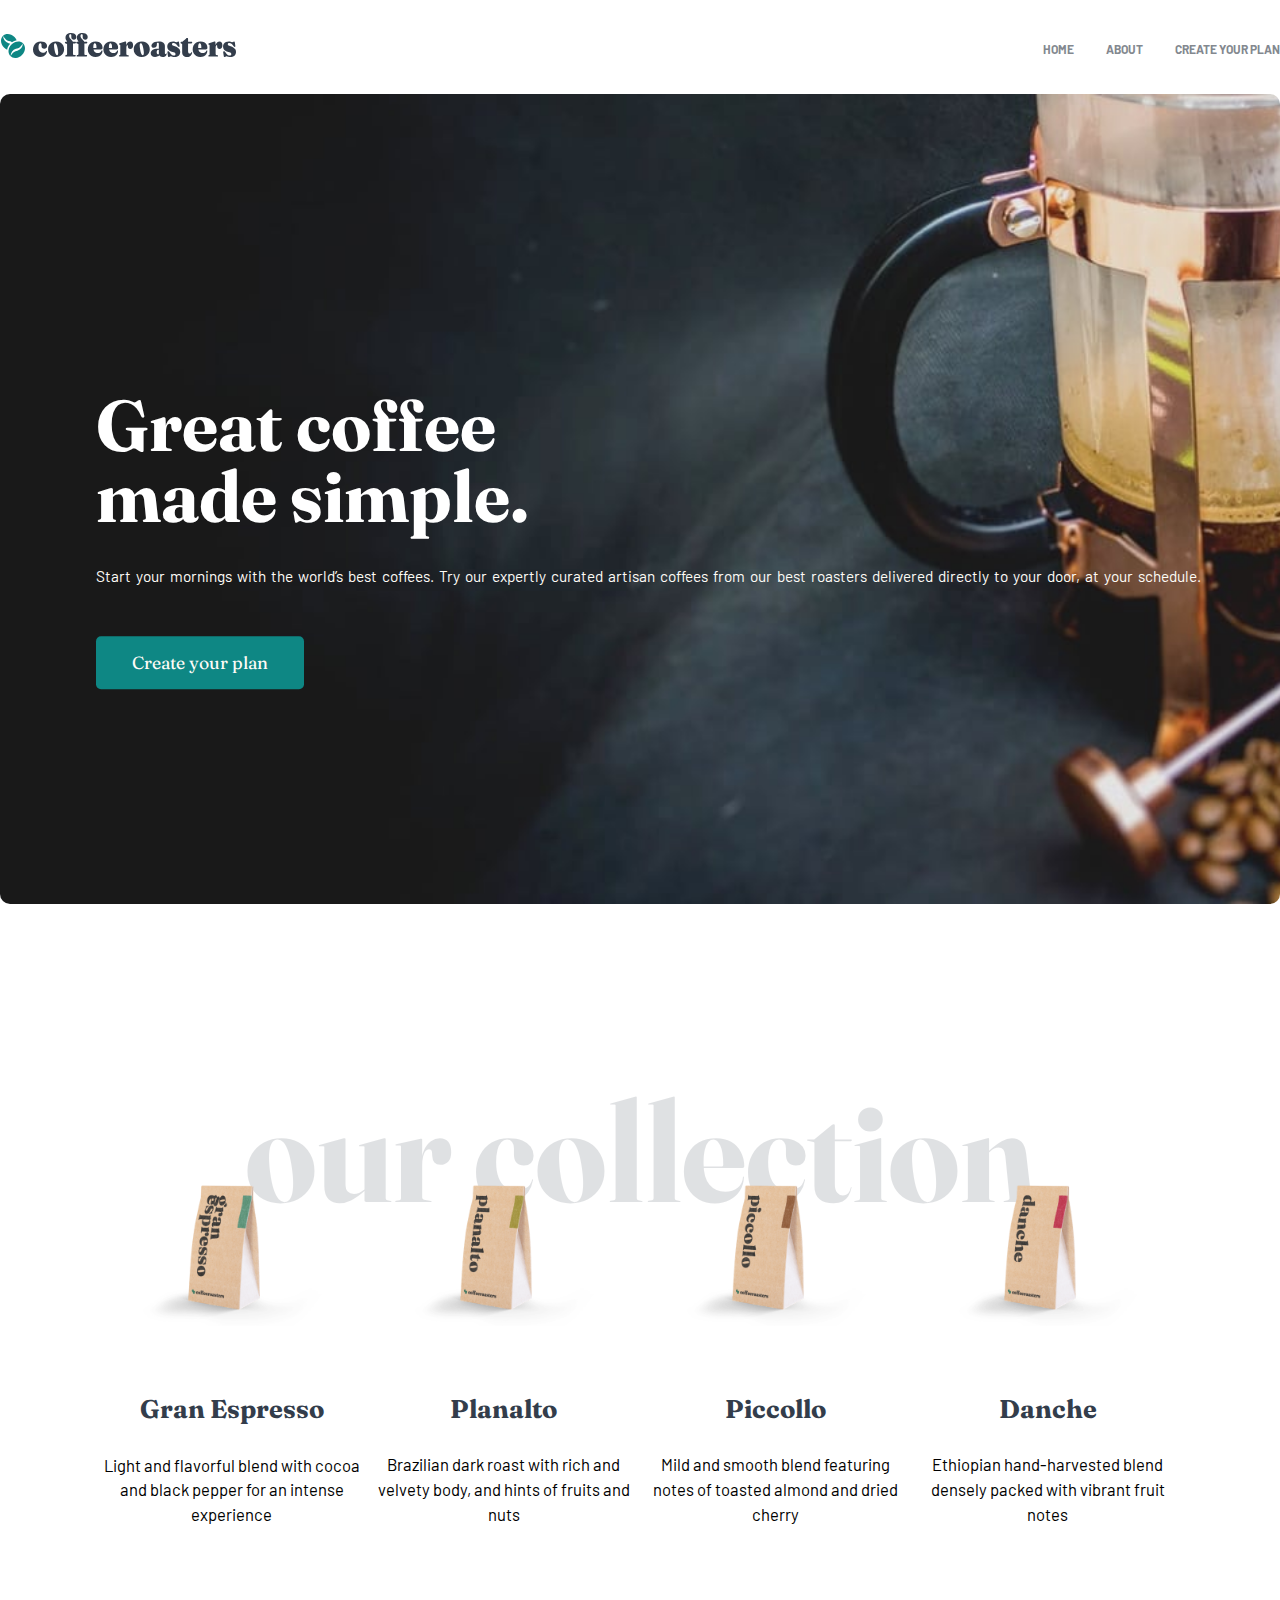
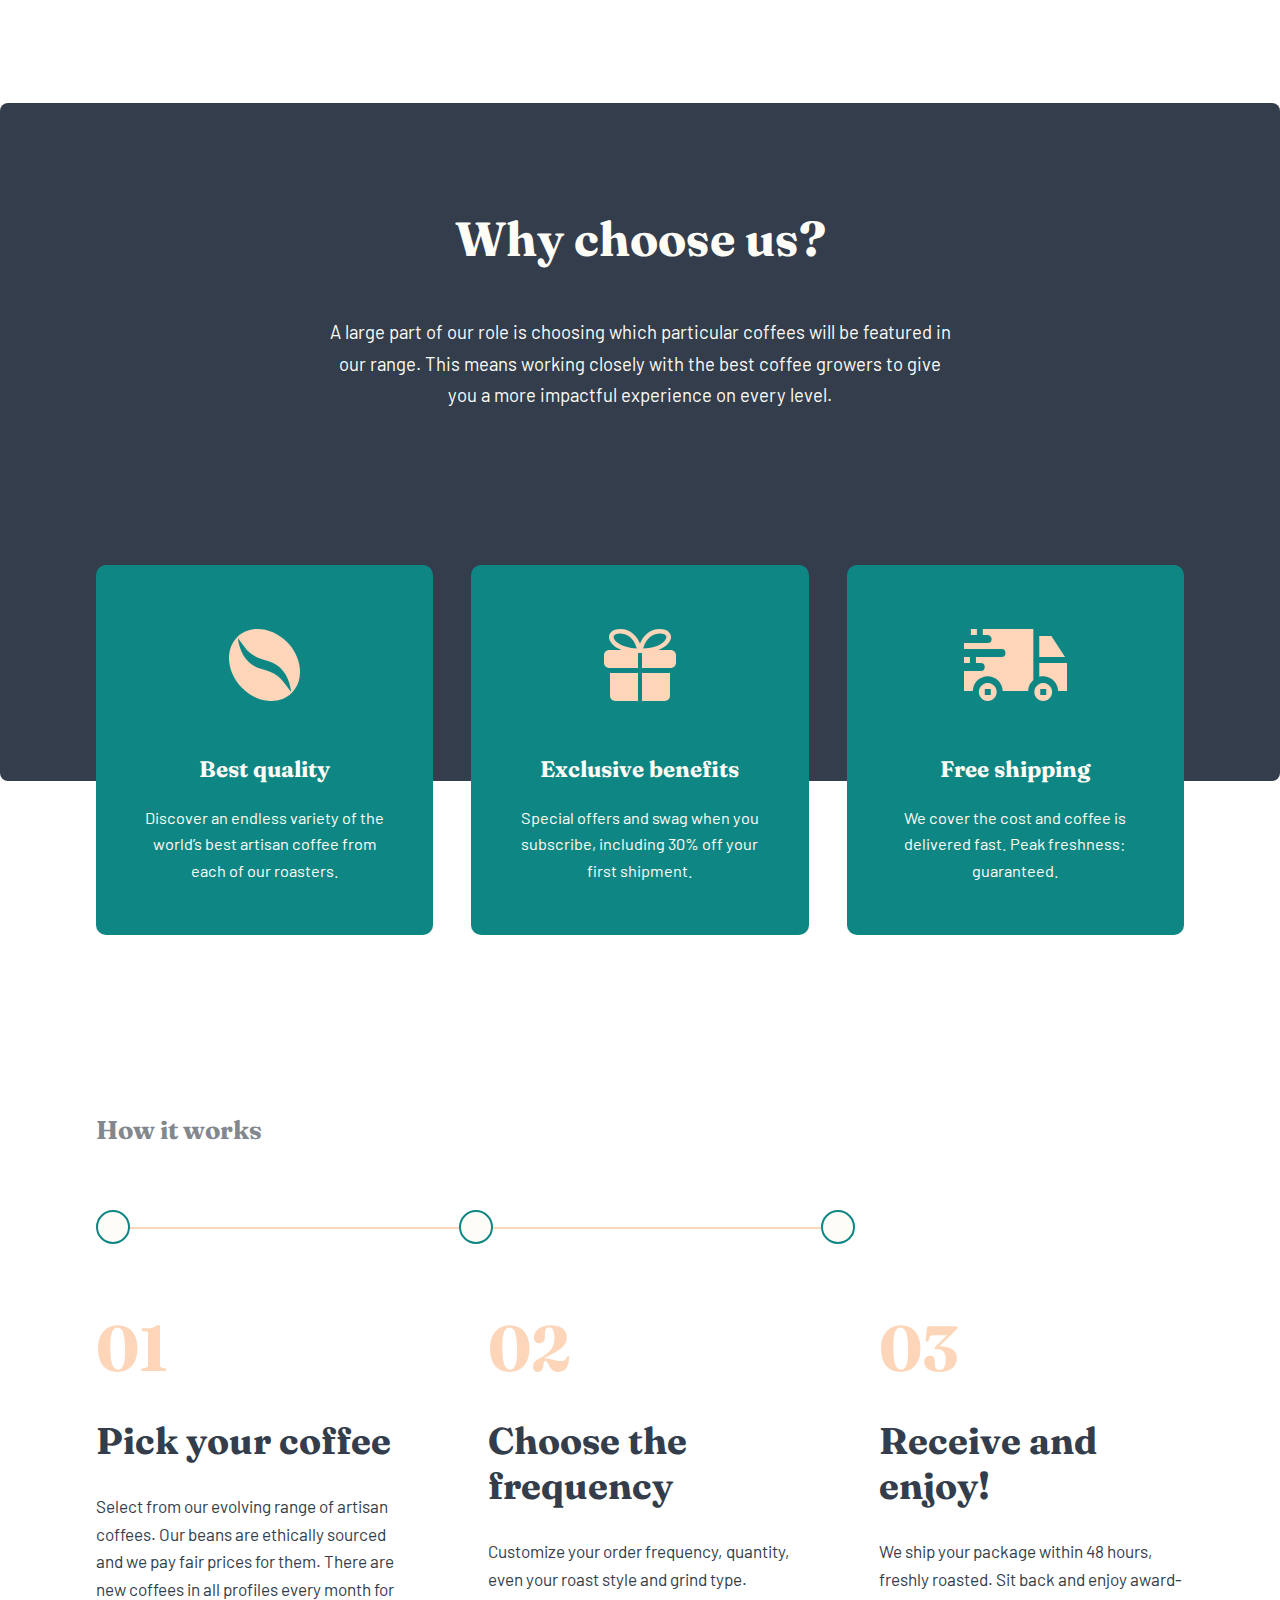
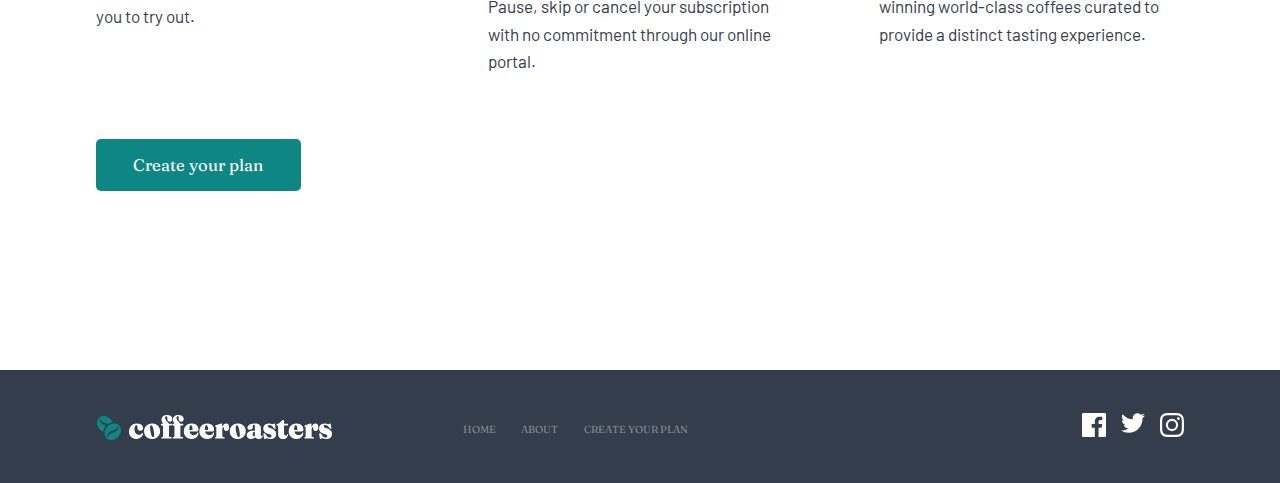
<file: index.html>
<!DOCTYPE html>
<html lang="en">
<head>
    <meta charset="UTF-8">
    <meta http-equiv="X-UA-Compatible" content="IE=edge">
    <meta name="viewport" content="width=device-width, initial-scale=1.0">
    <link rel="stylesheet" href="sass/style.css">
    <title>coffeeroasters</title>
</head>
<body>
    <!-- Start header links -->
    <section class="header-links">
        <nav>
            <div class="log-hambourge">
                <header class="logo">
                    <a href="index.html"></a><img src="imgs/logo.svg" alt="logo">
                </header>
                <div class="hambIcon">
                    <img src="imgs/icon-hamburger.svg" alt="hamburge">
                </div>
                <div class="close">
                    <img  src="imgs/icon-close.svg" alt="close">
                </div>
            </div>
            <div class="navbar">
                <ul class="links">
                    <li><a href="index.html">Home</a></li>
                    <li><a href="about.html">About</a> </li>
                    <li><a href="plan.html">Create your plan</a></li>
                </ul>
            </div>
        </nav>
    </section>
    <!-- End header links -->
    <!-- Start landing -->
    <section class="landing">
        <div class="container">
            <div class="landing-home">
                    <p>Great coffee<br> made simple.</p>
                    <p>Start your mornings with the world’s best coffees. Try our expertly curated artisan coffees from our best roasters delivered directly to your door, at your schedule.</p>
                    <button><a href="plan.html">Create your plan</a> </button>
            </div>
        </div>
    </section>
    <!-- End landing -->
    <!-- Start collection -->
    <section class="collection">
        <div class="container">
            <header>
                <h2> our collection</h2>
            </header>
            <div class="collection-type">
                <div class="coffe-type">
                    <div class="imag mobile">
                        <img src="imgs/image-gran-espresso.png" alt="gran espresso">
                    </div>
                    <div class="coffe-info">
                        <h3>Gran Espresso</h3>
                        <p>Light and flavorful blend with cocoa and black pepper for an intense experience</p>
                    </div>
                </div>
                <div class="coffe-type">
                    <div class="imag">
                        <img src="imgs/image-planalto.png" alt="gran espresso">
                    </div>
                    <div class="coffe-info">
                        <h3>Planalto</h3>
                        <p>Brazilian dark roast with rich and velvety body, and hints of fruits and nuts</p>
                    </div>
                </div>
                <div class="coffe-type">
                    <div class="imag">
                        <img src="imgs/image-piccollo.png" alt="gran espresso">
                    </div>
                    <div class="coffe-info">
                        <h3>Piccollo</h3>
                        <p>Mild and smooth blend featuring notes of toasted almond and dried cherry</p>
                    </div>
                </div>
                <div class="coffe-type">
                    <div class="imag">
                        <img src="imgs/image-danche.png" alt="gran espresso">
                    </div>
                    <div class="coffe-info">
                        <h3>Danche </h3>
                        <p>Ethiopian hand-harvested blend densely packed with vibrant fruit notes</p>
                    </div>
                </div>
            </div>
        </div>
    </section>
    <!-- End collection -->
    <!-- Start why us -->
    <section class="why-us">
        <div class="container">
            <div class="choose-us">
                    <header class="choose-info">
                        <h2>Why choose us? </h2>
                        <p>A large part of our role is choosing which particular coffees will be featured in our range. This means working closely with the best coffee growers to give you a more impactful experience on every level.</p>
                    </header>
                    <div class="our-advantage">
                        <article class="advantage-detaile">
                            <img src="imgs/icon-coffee-bean.svg" alt="coffee bean">
                            <div class="offers">
                                <h4>Best quality</h4>
                                <p>Discover an endless variety of the world’s best artisan coffee from each of our roasters.</p>
                            </div>
                        </article>
                        <article class="advantage-detaile">
                            <img src="imgs/icon-gift.svg" alt="gift">
                            <div class="offers">
                                <h4>Exclusive benefits </h4>
                                <p>Special offers and swag when you subscribe, including 30% off your first shipment.</p>
                            </div>
                        </article>
                        <article class="advantage-detaile">
                            <img src="imgs/icon-truck.svg" alt="truk">
                            <div class="offers">
                                <h4>Free shipping</h4>
                                <p>We cover the cost and coffee is delivered fast. Peak freshness: guaranteed.</p>
                            </div>
                        </article>
                    </div>
            </div>
        </div>
    </section>
    <!-- End why us -->
    <!-- Start how works -->
    <section class="how-works">
        <div class="container">
            <div class="it-works">
                    <h2>How it works</h2>
                    <ul class="prog-bar">
                        <li></li>
                        <li></li>
                        <li></li>
                    </ul>
                    <div class="steps">
                        <article class="steps-info">
                            <h3>01</h3>
                            <h3>Pick your coffee</h3>
                            <p>Select from our evolving range of artisan coffees. Our beans are ethically sourced and we pay fair prices for them. There are new coffees in all profiles every month for you to try out.</p>
                        </article>
                        <article class="steps-info">
                            <h3>02</h3>
                            <h3>Choose the frequency</h3>
                            <p>Customize your order frequency, quantity, even your roast style and grind type. Pause, skip or cancel your subscription with no commitment through our online portal.</p>
                        </article>
                        <article class="steps-info">
                            <h3>03</h3>
                            <h3>Receive and enjoy!</h3>
                            <p>We ship your package within 48 hours, freshly roasted. Sit back and enjoy award-winning world-class coffees curated to provide a distinct tasting experience.</p>
                        </article>
                    </div>
                    <button>Create your plan </button>
            </div>
        </div>
    </section>
    <!-- End how works -->
    <!-- Start footer -->
    <footer>
        <div class="container">
            <div class="our-footer">
                <h2><a href="index.html"></a><img src="imgs/logo-footer.svg" alt="logo"></h2>  
                <div class="footer-links">
                    <ul>
                        <li><a href="#">Home</a></li>
                        <li><a href="about.html">About</a> </li>
                        <li><a href="plan.html">Create your plan</a></li>
                    </ul>
                </div>
                <div class="footer-social">
                    <p><a href="#"><img src="imgs/icon-facebook.svg" alt="facebook"></a></p>
                    <p> <a href="#"><img src="imgs/icon-twitter.svg" alt="twitter"></a></p>
                    <p><a href="#"><img src="imgs/icon-instagram.svg" alt="instagram"></a></p>
                </div>
            </div>
        </div>
    </footer>
    <!-- End footer -->
    <script src="js/main.js"></script>
</body>
</html>
</file>
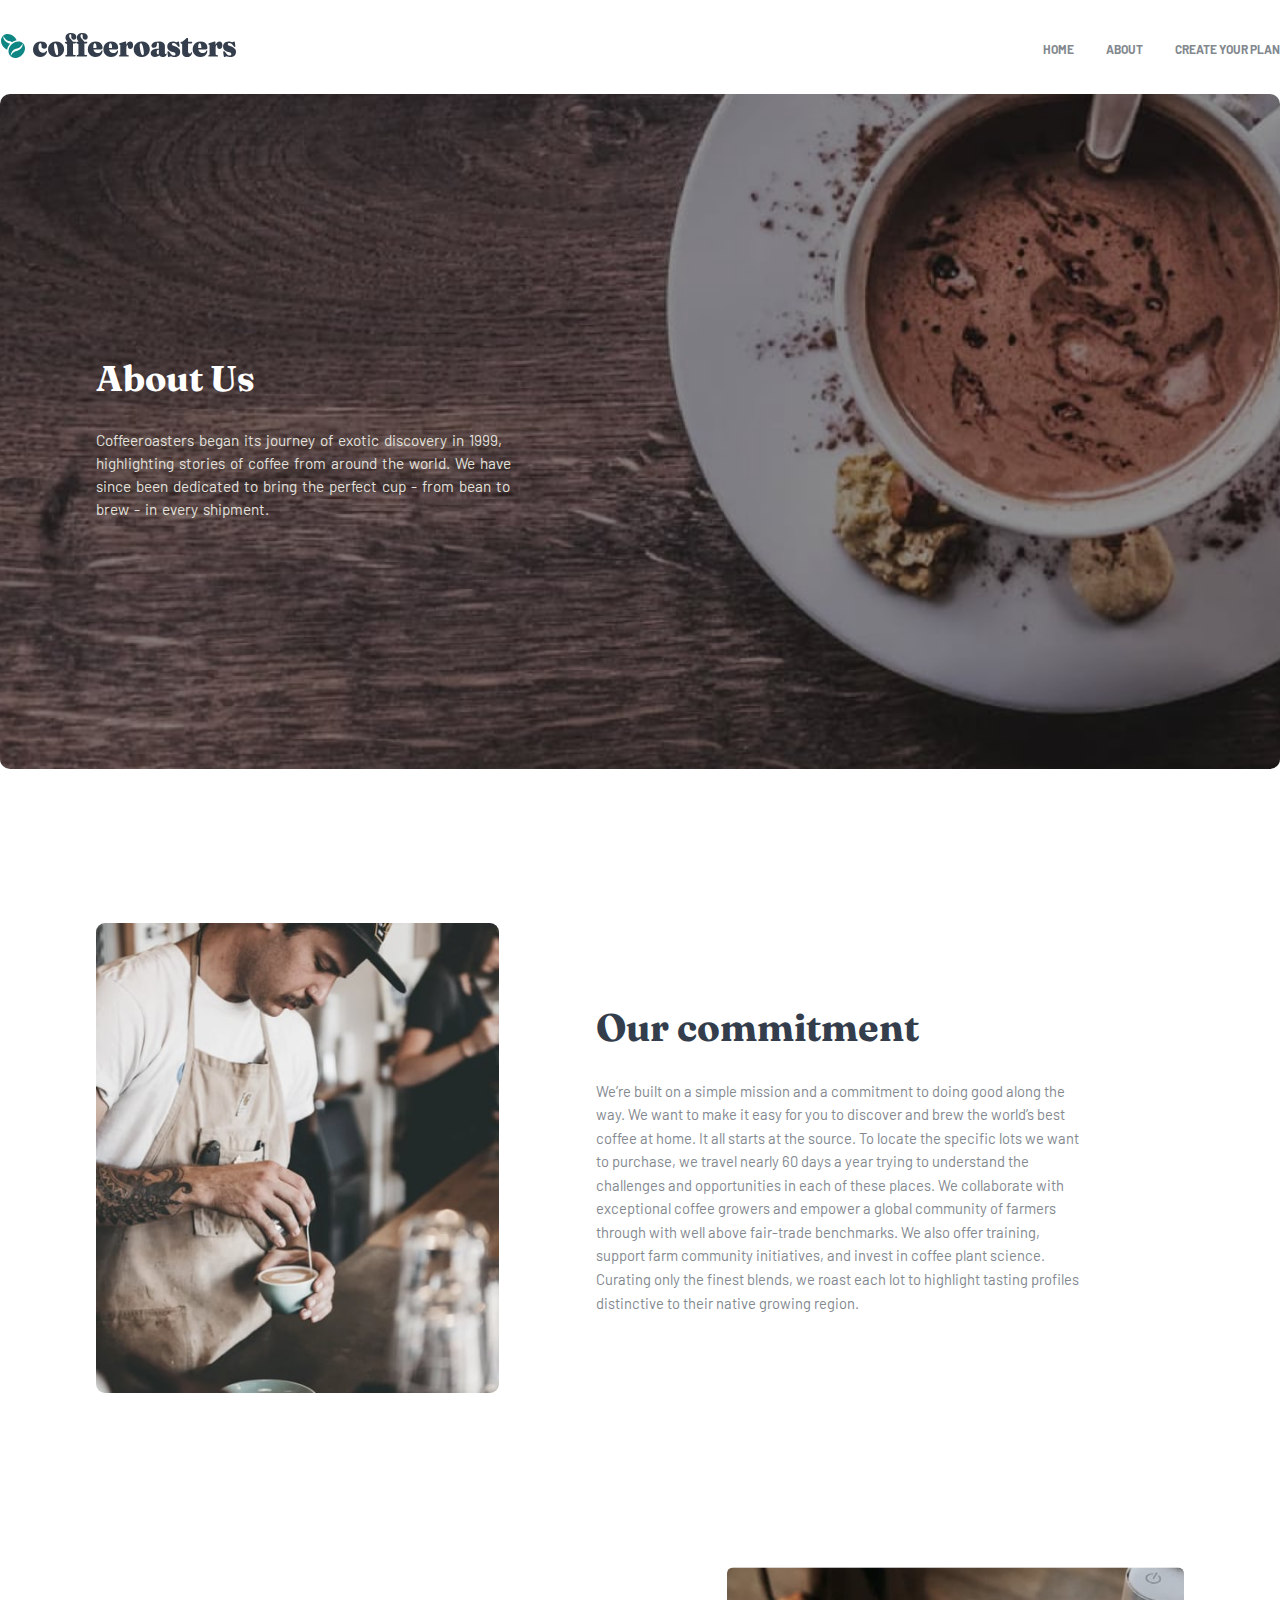
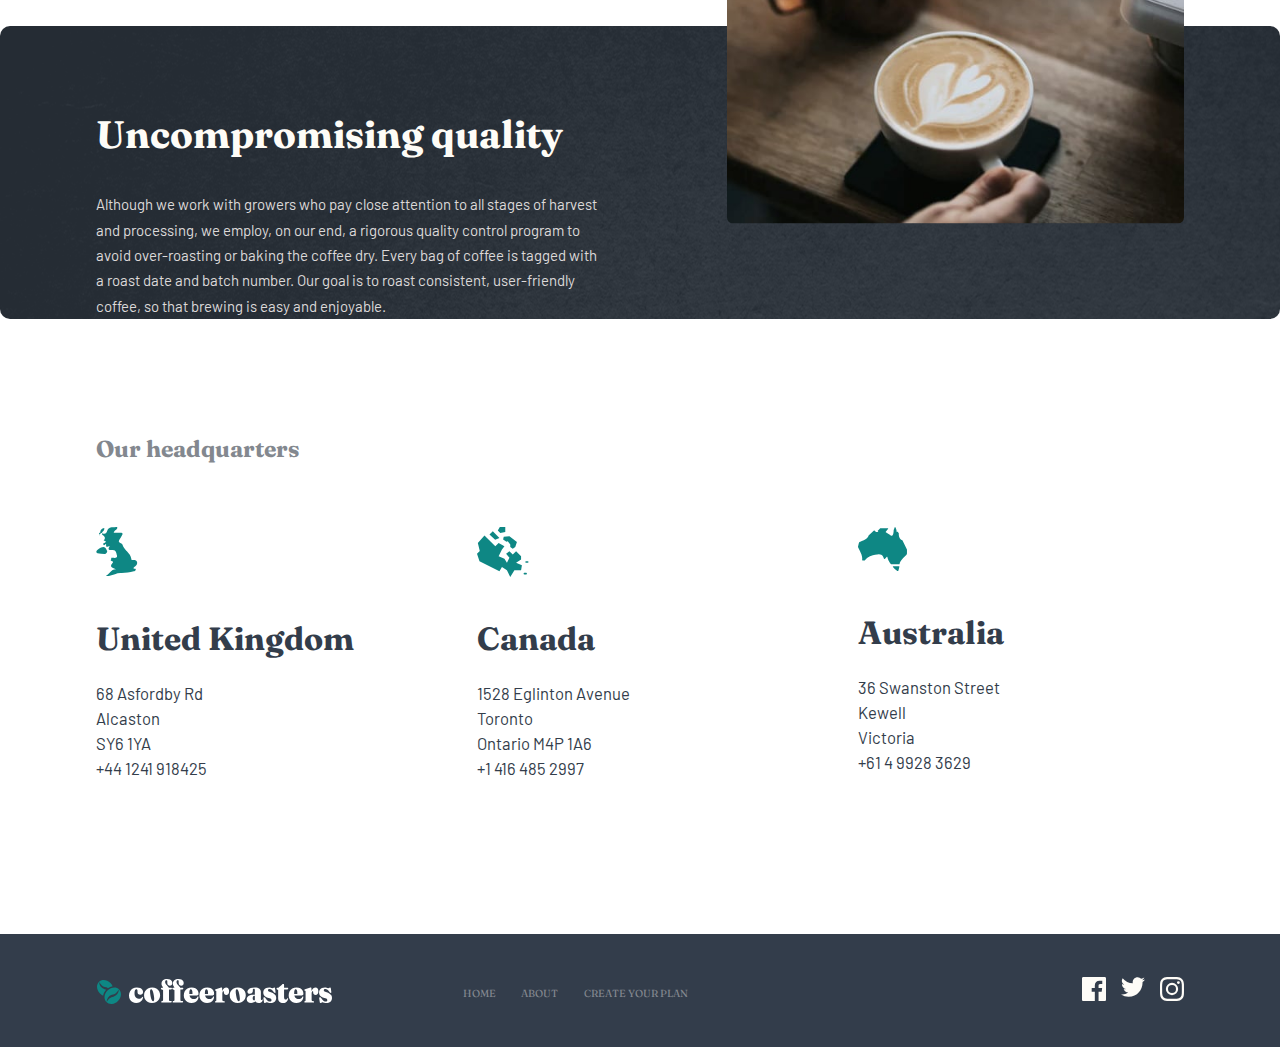
<file: about.html>
<!DOCTYPE html>
<html lang="en">
<head>
    <meta charset="UTF-8">
    <meta http-equiv="X-UA-Compatible" content="IE=edge">
    <meta name="viewport" content="width=device-width, initial-scale=1.0">
    <link rel="stylesheet" href="sass/style.css">

    <title>about us</title>
</head>
<body>
    <!-- Start header links -->
    <section class="header-links">
        <nav>
            <div class="log-hambourge">
                <header class="logo">
                    <a href="index.html"></a><img src="imgs/logo.svg" alt="logo">
                </header>
                <div class="hambIcon">
                    <img src="imgs/icon-hamburger.svg" alt="hamburge">
                </div>
                <div class="close">
                    <img  src="imgs/icon-close.svg" alt="close">
                </div>
            </div>
            <div class="navbar">
                <ul class="links">
                    <li><a href="index.html">Home</a></li>
                    <li><a href="about.html">About</a> </li>
                    <li><a href="plan.html">Create your plan</a></li>
                </ul>
            </div>
        </nav>
    </section>
    <!-- End header links -->
    <section class="presentation">
        <div class="landing-about">
            <div class="container">
                <div class="present-text">
                    <p>About Us</p>
                    <p> Coffeeroasters began its journey of exotic discovery in 1999, highlighting stories of coffee from around the world. We have since been dedicated to bring the perfect cup - from bean to brew - in every shipment. </p>
                </div>
            </div>
        </div>
    </section>
    <!-- satrt commitment  -->
    <section class="commitment">
        <div class="container">
            <div class="commite">
                <div class="img-commite">
                    <img src="imgs/image-commitment.jpg" alt="commitement image">
                </div>
                <div class="info-commite">
                    <h2>Our commitment</h2>
                    <p>We’re built on a simple mission and a commitment to doing good along the way. We want to make it easy for you to discover and brew the world’s best coffee at home. It all starts at the source. To locate the specific lots we want to purchase, we travel nearly 60 days a year trying to understand the challenges and opportunities in each of these places. We collaborate with exceptional coffee growers and empower a global community of farmers through with well above fair-trade benchmarks. We also offer training, support farm community initiatives, and invest in coffee plant science. Curating only the finest blends, we roast each lot to highlight tasting profiles distinctive to their native growing region. </p>
                </div>
            </div>
        </div>
    </section>
    <!-- End commitment -->
    <!-- Start quality  -->
    <section class="quality">
        <div class="container">
            <div class="quality-content">
                <div class="quality-info">
                    <h2>Uncompromising quality </h2>
                    <p>Although we work with growers who pay close attention to all stages of harvest and processing, we employ, on our end, a rigorous quality control program to avoid over-roasting or baking the coffee dry. Every bag of coffee is tagged with a roast date and batch number. Our goal is to roast consistent, user-friendly coffee, so that brewing is easy and enjoyable.</p>
                </div>
                <div class="quality-img">
                    <img src="imgs/image-quality.jpg" alt="quality image">
                </div>
            </div>
        </div>
    </section>
    <!-- End quality -->
    <!-- Start headquarters -->
    <section class="headquarters">
        <div class="container">
            <div class="quarters-content">
                <header>
                    <h3>Our headquarters</h3>
                </header>
                <div class="quarters-info">
                    <article>
                        <div class="paye-logo">
                            <img src="imgs/illustration-uk.svg" alt="united kingdom">
                        </div>
                        <h2>United Kingdom</h2>
                        <p> 68 Asfordby Rd<br> Alcaston <br>SY6 1YA<br> +44 1241 918425</p>
                    </article>
                    <article>
                        <div class="paye-logo">
                            <img src="imgs/illustration-canada.svg" alt="canada">
                        </div>
                        <h2>Canada</h2>
                        <p>1528 Eglinton Avenue<br> Toronto<br> Ontario M4P 1A6<br> +1 416 485 2997</p>
                    </article>
                    <article>
                        <div class="paye-logo">
                            <img src="imgs/illustration-australia.svg" alt="australia">
                        </div>
                        <h2>Australia</h2>
                        <p>36 Swanston Street<br> Kewell<br> Victoria<br> +61 4 9928 3629</p>
                    </article>
                </div>
            </div>
        </div>
    </section>
    <!-- Ena headquarters -->
    <!-- Start footer -->
    <footer>
        <div class="container">
            <div class="our-footer">
                <h2><a href="index.html"></a><img src="imgs/logo-footer.svg" alt="logo"></h2>  
                <div class="footer-links">
                    <ul>
                        <li><a href="#">Home</a></li>
                        <li><a href="about.html">About</a> </li>
                        <li><a href="plan.html">Create your plan</a></li>
                    </ul>
                </div>
                <div class="footer-social">
                    <p><a href="#"><img src="imgs/icon-facebook.svg" alt="facebook"></a></p>
                    <p> <a href="#"><img src="imgs/icon-twitter.svg" alt="twitter"></a></p>
                    <p><a href="#"><img src="imgs/icon-instagram.svg" alt="instagram"></a></p>
                </div>
            </div>
        </div>
    </footer>
    <!-- End footer -->
    <script src="js/main.js"></script>

</body>
</html>
</file>
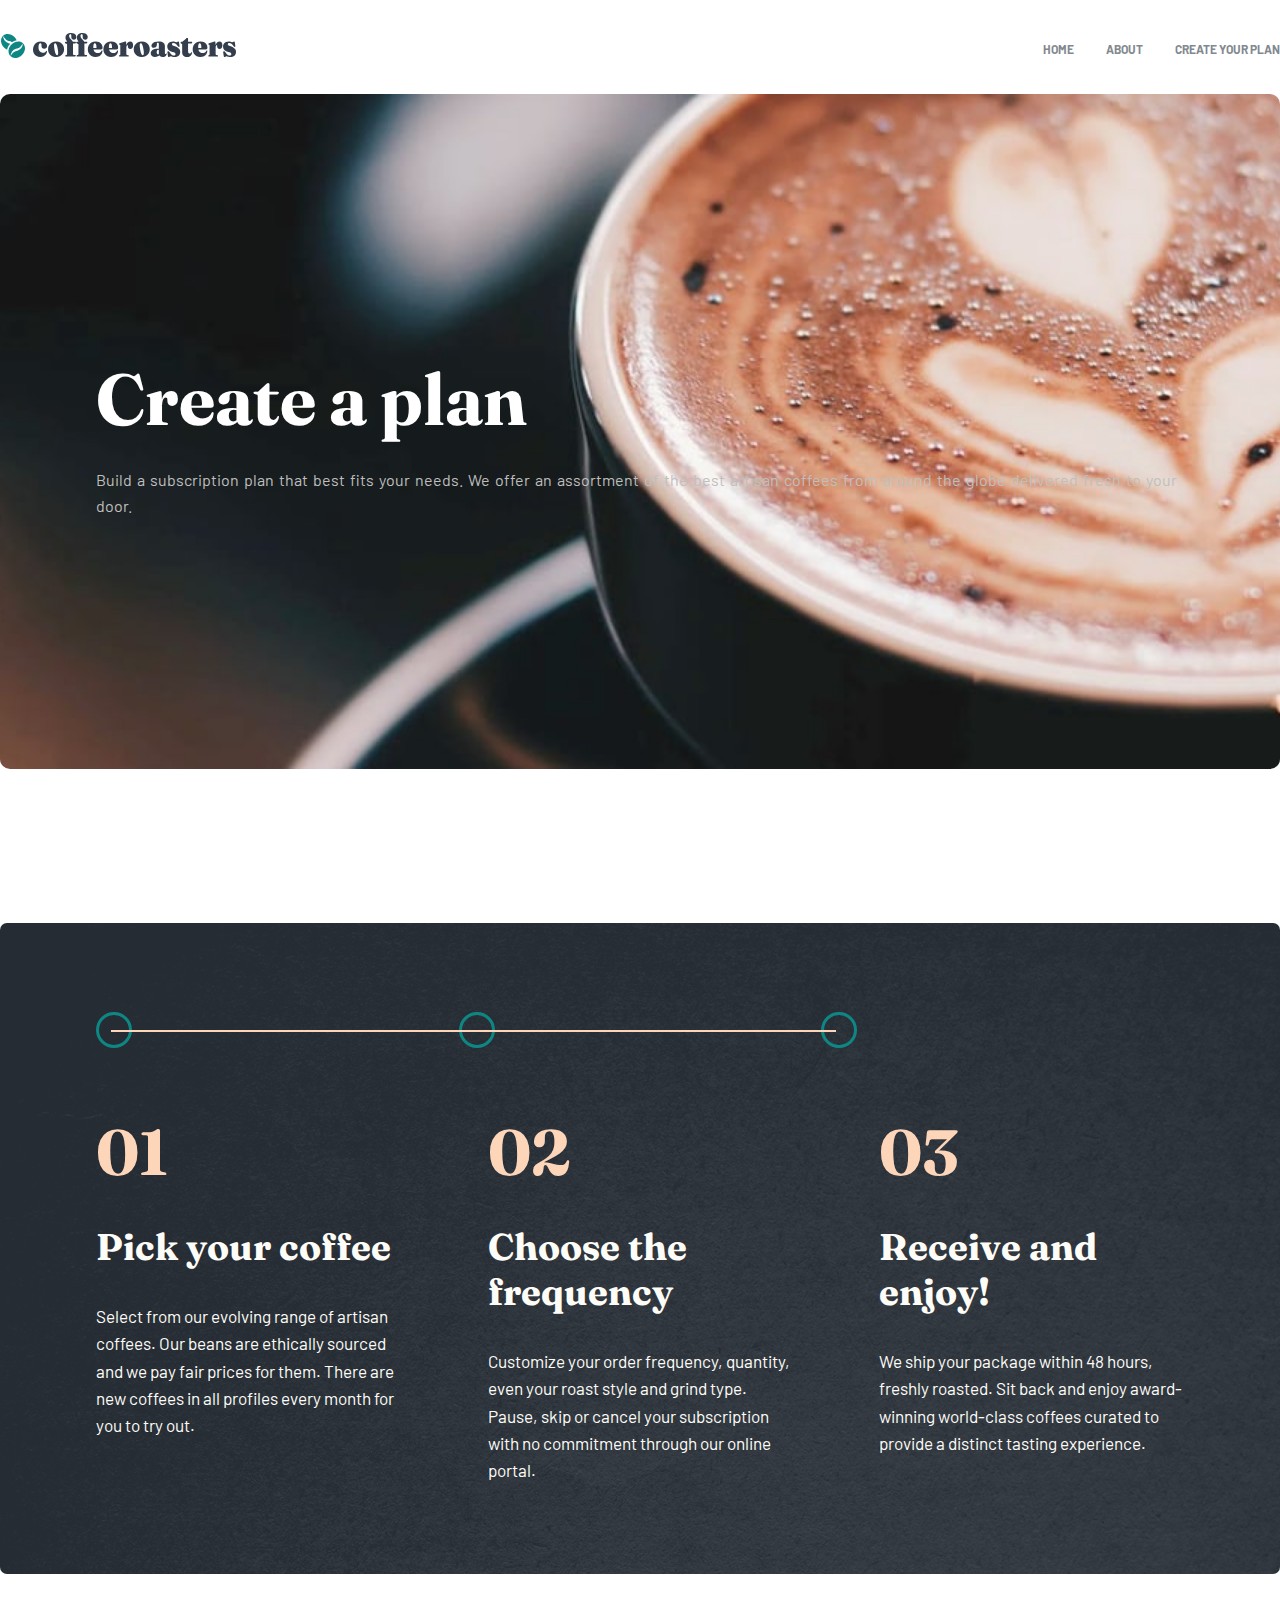
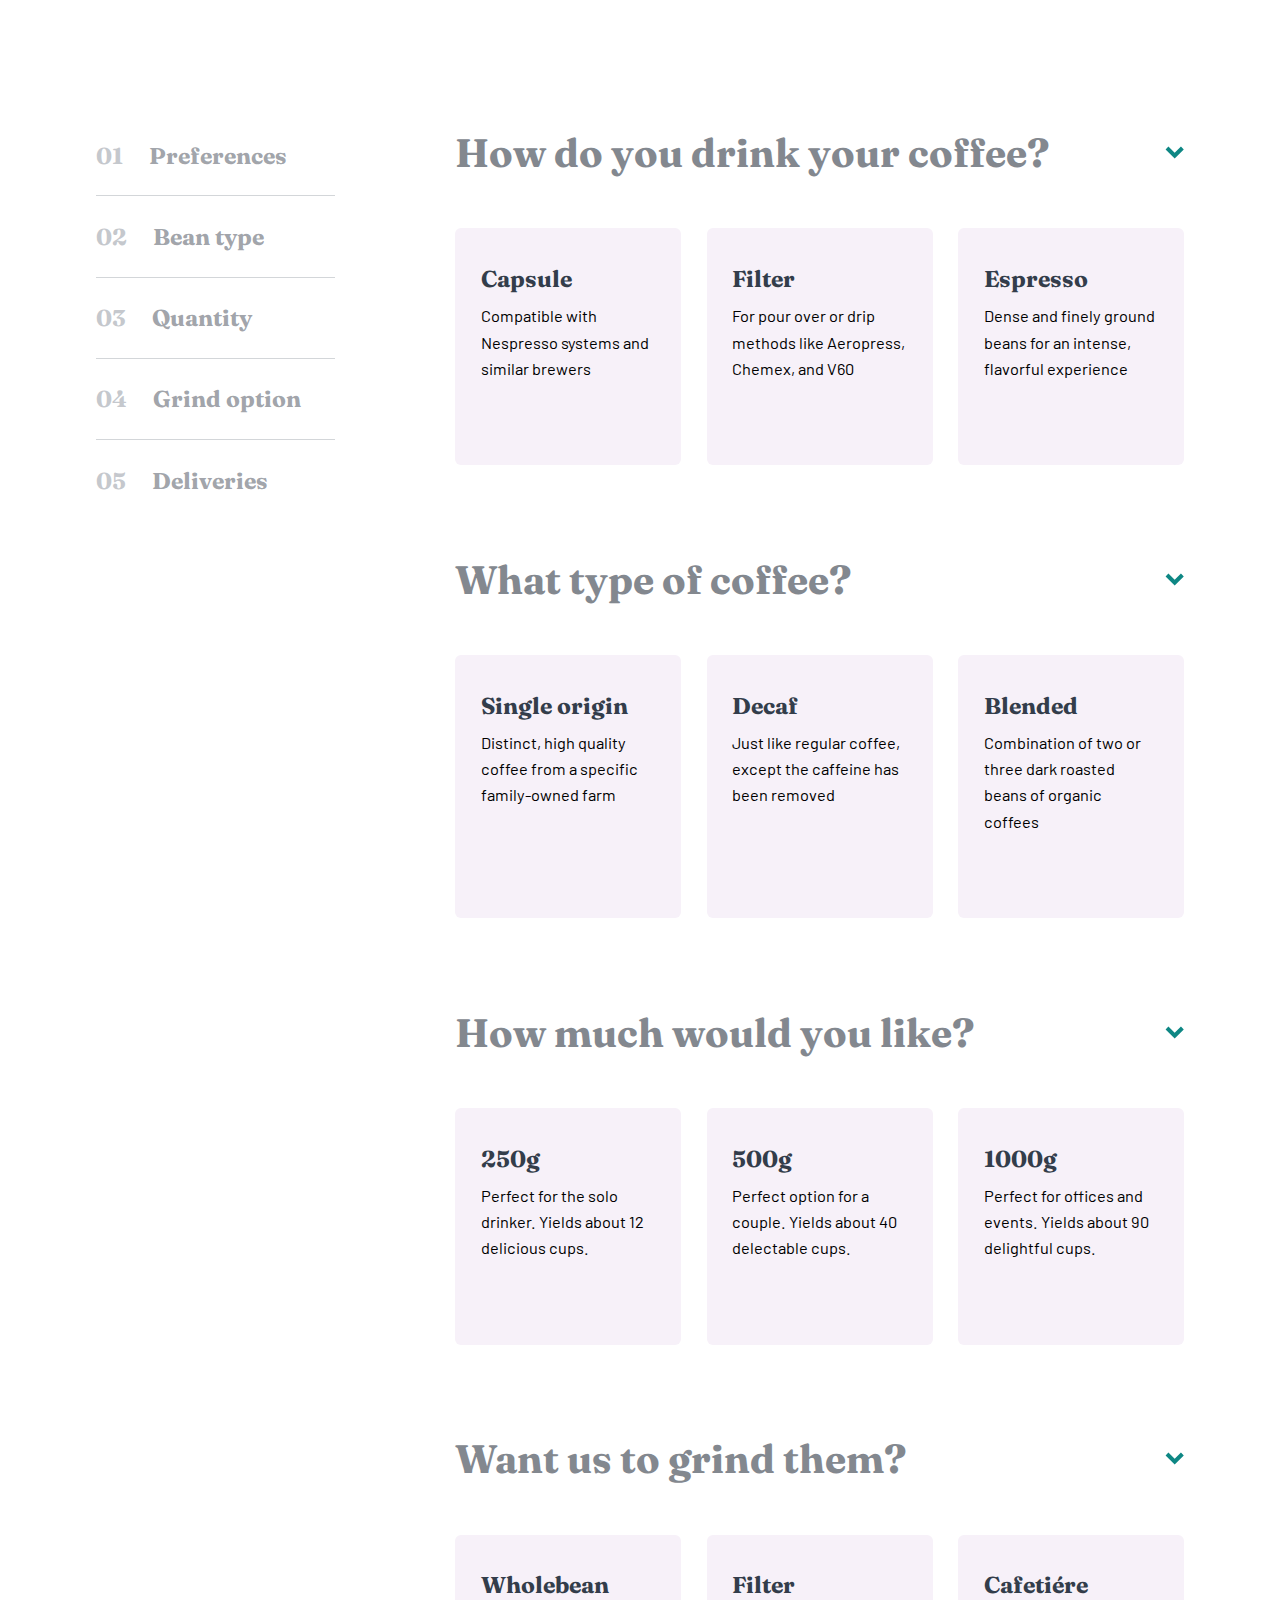
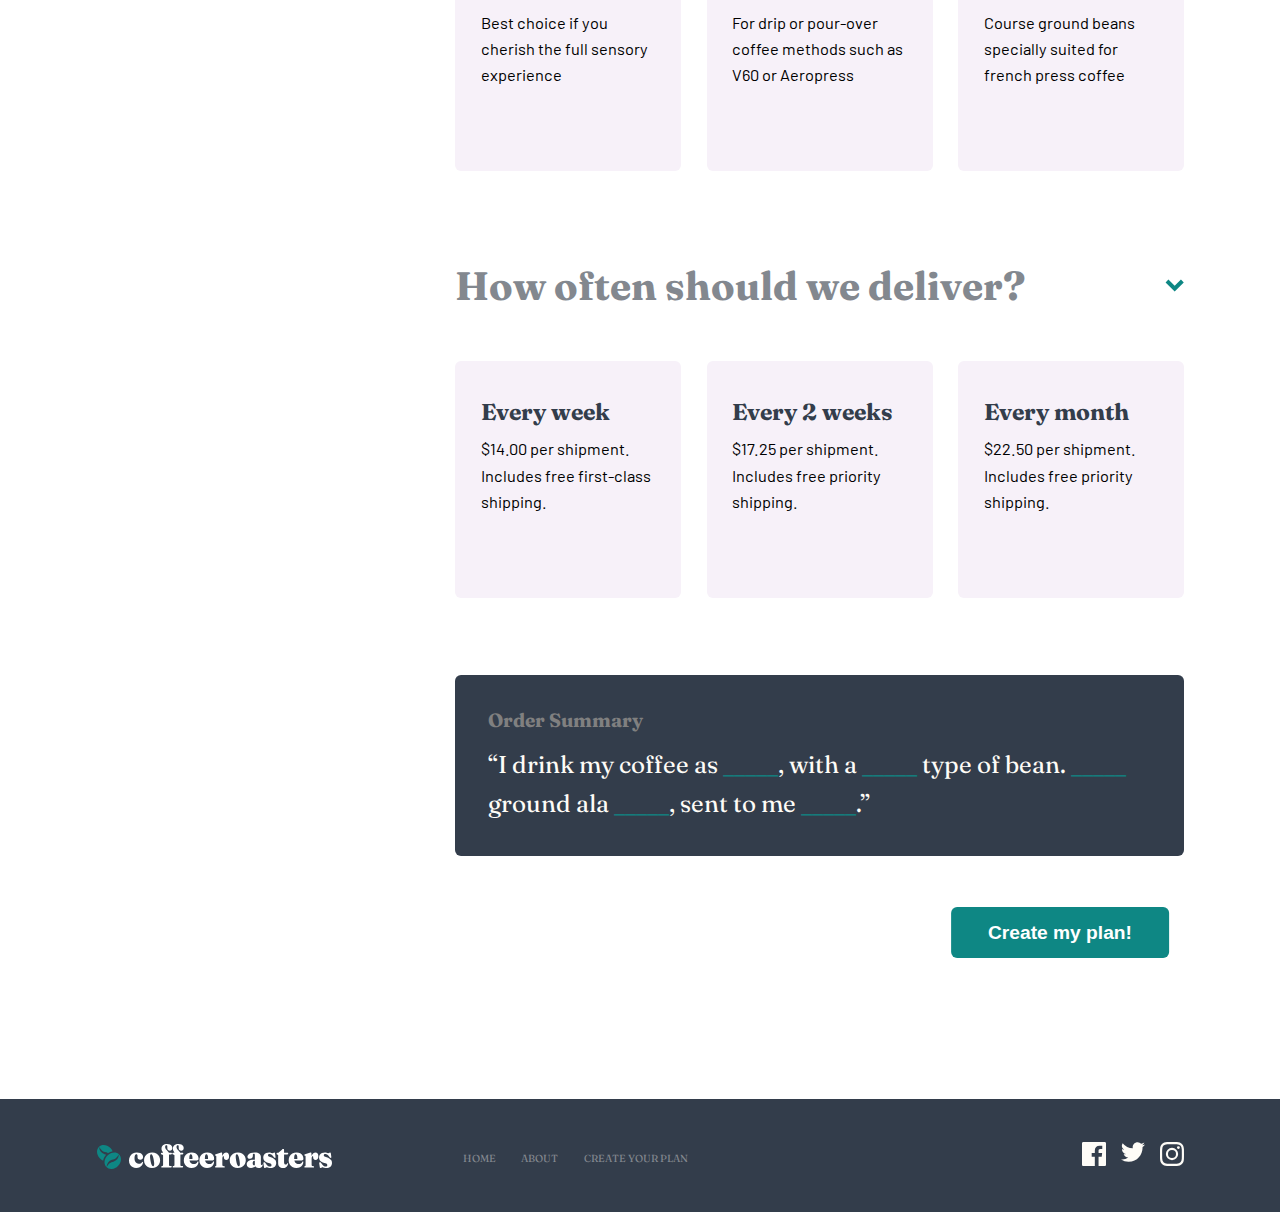
<file: plan.html>
<!DOCTYPE html>
<html lang="en">
<head>
    <meta charset="UTF-8">
    <meta http-equiv="X-UA-Compatible" content="IE=edge">
    <meta name="viewport" content="width=device-width, initial-scale=1.0">
    <link rel="stylesheet" href="sass/style.css">

    <title>plan</title>
</head>
<body>
    <!-- Start header links -->
    <section class="header-links">
        <nav>
            <div class="log-hambourge">
                <header class="logo">
                    <a href="index.html"></a><img src="imgs/logo.svg" alt="logo">
                </header>
                <div class="hambIcon">
                    <img src="imgs/icon-hamburger.svg" alt="hamburge">
                </div>
                <div class="close">
                    <img  src="imgs/icon-close.svg" alt="close">
                </div>
            </div>
            <div class="navbar">
                <ul class="links">
                    <li><a href="index.html">Home</a></li>
                    <li><a href="about.html">About</a> </li>
                    <li><a href="plan.html">Create your plan</a></li>
                </ul>
            </div>
        </nav>
    </section>
    <!-- End header links -->
    <!-- Start landing -->
    <section class="landplan">
        <div class="landing-plan">
            <div class="container">
                <p> Create a plan</p>
                <p>Build a subscription plan that best fits your needs. We offer an assortment of the best artisan coffees from around the globe delivered fresh to your door.</p>
            </div>
        </div>
    </section>
    <!-- End landing -->
    <!-- Start choose-order -->
    <section class="planing" >
        <div class="container">
            <div class="plan-works">
                    <ul class="prog-bar">
                        <li></li>
                        <li></li>
                        <li></li>
                    </ul>
                    <div class="plan-steps">
                        <article class="steps-info">
                            <h3>01</h3>
                            <h3>Pick your coffee</h3>
                            <p>Select from our evolving range of artisan coffees. Our beans are ethically sourced and we pay fair prices for them. There are new coffees in all profiles every month for you to try out.</p>
                        </article>
                        <article class="steps-info">
                            <h3>02</h3>
                            <h3>Choose the frequency</h3>
                            <p>Customize your order frequency, quantity, even your roast style and grind type. Pause, skip or cancel your subscription with no commitment through our online portal.</p>
                        </article>
                        <article class="steps-info">
                            <h3>03</h3>
                            <h3>Receive and enjoy!</h3>
                            <p>We ship your package within 48 hours, freshly roasted. Sit back and enjoy award-winning world-class coffees curated to provide a distinct tasting experience.</p>
                        </article>
                    </div>
            </div>
        </div>
    </section>
    <!-- End choose-order -->
    <!-- Start demande -->
    <div class="demande">
        <div class="container">
            <div class="demande-step">
                <aside class="prefix-demande">
                    <div class="prefix-data">
                        <p>01</p>
                        <p>Preferences</p>
                    </div>
                    <div class="prefix-data">
                        <p>02</p>
                        <p> Bean type</p>
                    </div>
                    <div class="prefix-data">
                        <p>03</p>
                        <p>Quantity</p>
                    </div>
                    <div class="prefix-data">
                        <p>04</p>
                        <p> Grind option </p>
                    </div>
                    <div class="prefix-data">
                        <p>05 </p>
                        <p>Deliveries </p>
                    </div>
                </aside>
                <div class="way-demande">
                    <div class="question">
                        <div class="question-kind">
                            <h2>How do you drink your coffee?</h2>
                            <p><img src="imgs/icon-arrow.svg" alt="arrow"></p>
                        </div>
                        <div class="choose-option">
                            <div class="option-info">
                                <h3>Capsule</h3>
                                <p>Compatible with Nespresso systems and similar brewers</p>
                            </div>
                            <div class="option-info">
                                <h3>Filter</h3>
                                <p>For pour over or drip methods like Aeropress, Chemex, and V60</p>
                            </div>
                            <div class="option-info">
                                <h3>Espresso</h3>
                                <p>Dense and finely ground beans for an intense, flavorful experience</p>
                            </div>
                        </div>
                    </div>
                    <div class="question">
                        <div class="question-kind">
                            <h2>What type of coffee?</h2>
                            <p><img src="imgs/icon-arrow.svg" alt="arrow"></p>
                        </div>
                        <div class="choose-option">
                            <div class="option-info">
                                <h3>Single origin</h3>
                                <p>Distinct, high quality coffee from a specific family-owned farm</p>
                            </div>
                            <div class="option-info">
                                <h3>Decaf </h3>
                                <p>Just like regular coffee, except the caffeine has been removed </p>
                            </div>
                            <div class="option-info">
                                <h3>Blended</h3>
                                <p>Combination of two or three dark roasted beans of organic coffees</p>
                            </div>
                        </div>
                    </div>
                    <div class="question">
                        <div class="question-kind">
                            <h2>How much would you like?</h2>
                            <p><img src="imgs/icon-arrow.svg" alt="arrow"></p>
                        </div>
                        <div class="choose-option">
                            <div class="option-info">
                                <h3>250g</h3>
                                <p>Perfect for the solo drinker. Yields about 12 delicious cups.</p>
                            </div>
                            <div class="option-info">
                                <h3>500g</h3>
                                <p>Perfect option for a couple. Yields about 40 delectable cups. </p>
                            </div>
                            <div class="option-info">
                                <h3>1000g</h3>
                                <p>Perfect for offices and events. Yields about 90 delightful cups.</p>
                            </div>
                        </div>
                    </div>
                    <div class="question">
                        <div class="question-kind">
                            <h2>Want us to grind them?</h2>
                            <p><img src="imgs/icon-arrow.svg" alt="arrow"></p>
                        </div>
                        <div class="choose-option">
                            <div class="option-info">
                                <h3>Wholebean</h3>
                                <p>Best choice if you cherish the full sensory experience</p>
                            </div>
                            <div class="option-info">
                                <h3>Filter</h3>
                                <p>For drip or pour-over coffee methods such as V60 or Aeropress</p>
                            </div>
                            <div class="option-info">
                                <h3>Cafetiére</h3>
                                <p>Course ground beans specially suited for french press coffee</p>
                            </div>
                        </div>
                    </div>
                    <div class="question">
                        <div class="question-kind">
                            <h2>How often should we deliver?</h2>
                            <p><img src="imgs/icon-arrow.svg" alt="arrow"></p>
                        </div>
                        <div class="choose-option">
                            <div class="option-info">
                                <h3>Every week</h3>
                                <p>$14.00 per shipment. Includes free first-class shipping.</p>
                            </div>
                            <div class="option-info">
                                <h3>Every 2 weeks</h3>
                                <p>$17.25 per shipment. Includes free priority shipping.</p>
                            </div>
                            <div class="option-info">
                                <h3>Every month</h3>
                                <p>$22.50 per shipment. Includes free priority shipping.</p>
                            </div>
                        </div>
                    </div>
                    <div class="order">
                        <div class="order-summary">
                            <h4>Order Summary</h4>
                            <p>
                                “I drink my coffee as <span>_____</span>, with a <span>_____</span> type of bean. <span>_____</span> ground ala <span>_____</span>, sent to me <span>_____</span>.”
                            </p>
                        </div>
                        <div class="order-button">
                            <button>Create my plan!</button>
                        </div>
                    </div>
                </div>
            </div>
        </div>
    </div>
    <!-- End demande -->
    <!-- Start footer -->
    <footer>
        <div class="container">
            <div class="our-footer">
                <h2><a href="index.html"></a><img src="imgs/logo-footer.svg" alt="logo"></h2>  
                <div class="footer-links">
                    <ul>
                        <li><a href="#">Home</a></li>
                        <li><a href="about.html">About</a> </li>
                        <li><a href="plan.html">Create your plan</a></li>
                    </ul>
                </div>
                <div class="footer-social">
                    <p><a href="#"><img src="imgs/icon-facebook.svg" alt="facebook"></a></p>
                    <p> <a href="#"><img src="imgs/icon-twitter.svg" alt="twitter"></a></p>
                    <p><a href="#"><img src="imgs/icon-instagram.svg" alt="instagram"></a></p>
                </div>
            </div>
        </div>
    </footer>
    <!-- End footer -->
    <script src="js/main.js"></script>
</body>
</html>
</file>
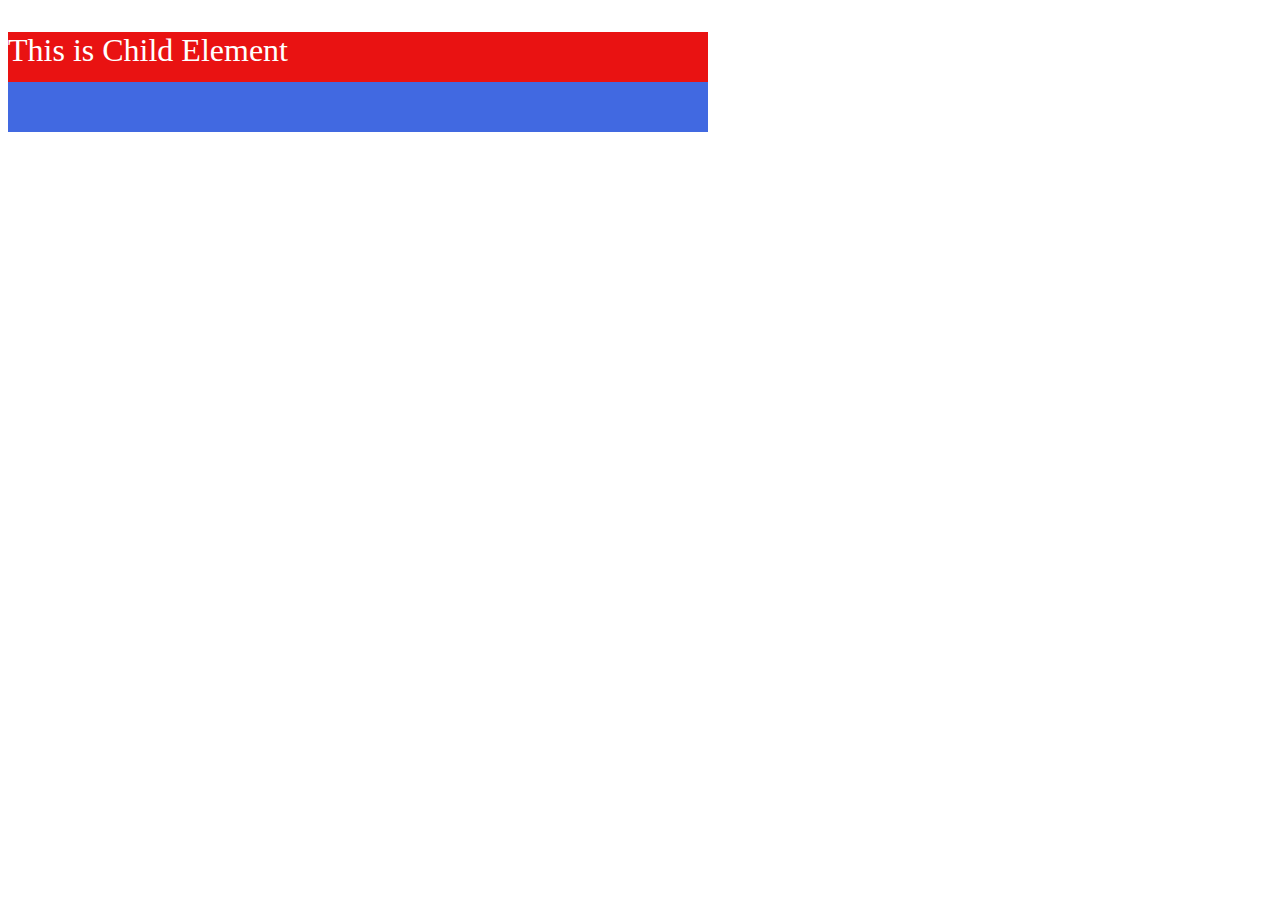
<file: train.html>
<!DOCTYPE html>
<html lang="en">
<head>
    <meta charset="UTF-8">
    <meta http-equiv="X-UA-Compatible" content="IE=edge">
    <meta name="viewport" content="width=device-width, initial-scale=1.0">
    <title>Document</title>
</head>
<style>
    div {
        width: 700px;
        height: 100px;
        background-color: royalblue;
    }
    div p {
        background-color: rgb(233, 18, 18);
        color: #fff;
        font-size: 2rem;
        width: 100%;
        height: 50%;
    }
</style>
<body>
    <div >
        <p>This is Child Element </p>
    </div>
</body>
</html>
</file>
<file: sass/style.css>
@import url("https://fonts.googleapis.com/css2?family=Barlow:wght@400;700&display=swap");
@import url("https://fonts.googleapis.com/css2?family=Fraunces:wght@900&display=swap");
* {
  padding: 0;
  margin: 0;
  -webkit-box-sizing: border-box;
          box-sizing: border-box;
}

body {
  font-family: 'Barlow', sans-serif;
  -webkit-box-sizing: border-box;
          box-sizing: border-box;
}

.container {
  width: 85%;
  margin: auto;
  height: 100%;
}

h2 {
  font-family: 'Fraunces', serif;
  font-size: 40px;
}

h3 {
  font-family: 'Fraunces', serif;
  font-size: 32px;
}

h4 {
  font-family: 'Fraunces', serif;
  font-size: 24px;
}

ul {
  list-style: none;
}

a {
  text-decoration: none;
}

/**Start Home Page**/
/*Start header links*/
.header-links {
  width: 100%;
  padding-top: 2rem;
  margin-bottom: 2rem;
}

.header-links nav {
  display: -webkit-box;
  display: -ms-flexbox;
  display: flex;
  -webkit-box-pack: justify;
      -ms-flex-pack: justify;
          justify-content: space-between;
  -ms-flex-wrap: wrap;
      flex-wrap: wrap;
  -webkit-box-align: center;
      -ms-flex-align: center;
          align-items: center;
  position: relative;
}

.header-links nav.full {
  position: absolute;
  z-index: 5;
  width: 100%;
  background-image: -webkit-gradient(linear, left top, left bottom, color-stop(59%, white), to(rgba(255, 255, 255, 0.5)));
  background-image: linear-gradient(to bottom, white 59%, rgba(255, 255, 255, 0.5));
  top: 0;
  left: 0;
  padding: 0 5vw;
  min-height: 116vh;
}

.header-links nav .log-hambourge .logo {
  cursor: pointer;
}

.header-links nav .log-hambourge .hambIcon {
  display: none;
  cursor: pointer;
}

.header-links nav .log-hambourge .hambIcon.hidden {
  display: none;
}

.header-links nav .log-hambourge .close {
  display: none;
  cursor: pointer;
}

.header-links nav .log-hambourge .close.show {
  display: block;
}

.header-links nav .navbar {
  -ms-flex-preferred-size: 50%;
      flex-basis: 50%;
}

.header-links nav .navbar.active {
  display: block;
}

.header-links nav .navbar .links {
  width: 100%;
  display: -webkit-box;
  display: -ms-flexbox;
  display: flex;
  -webkit-box-pack: end;
      -ms-flex-pack: end;
          justify-content: flex-end;
}

.header-links nav .navbar .links li {
  margin-left: 2rem;
}

.header-links nav .navbar .links li a {
  color: #83888F;
  text-transform: uppercase;
  font-weight: bold;
  font-size: 12px;
}

@media (min-width: 320px) and (max-width: 560px) {
  /* mobile design*/
  .container {
    width: 98%;
  }
  .header-links {
    padding: 0 2em;
  }
  .header-links .log-hambourge {
    width: 100%;
    display: -webkit-box;
    display: -ms-flexbox;
    display: flex;
    -webkit-box-pack: justify;
        -ms-flex-pack: justify;
            justify-content: space-between;
    -webkit-box-align: center;
        -ms-flex-align: center;
            align-items: center;
    margin-top: 2.5rem;
  }
  .header-links nav .log-hambourge .logo {
    width: 60% !important;
  }
  .header-links nav .log-hambourge .logo img {
    width: 100%;
  }
  .header-links nav .log-hambourge .hambIcon {
    display: block;
  }
  .header-links nav .log-hambourge .close {
    display: none;
  }
  .header-links nav .navbar {
    display: none;
  }
  .header-links nav .navbar .links {
    width: 100%;
    display: -webkit-inline-box;
    display: -ms-inline-flexbox;
    display: inline-flex;
    -webkit-box-orient: vertical;
    -webkit-box-direction: normal;
        -ms-flex-direction: column;
            flex-direction: column;
    padding-bottom: 88vw;
    -webkit-transform: translate(37%, 5%);
            transform: translate(37%, 5%);
    font-family: 'Fraunces', serif;
  }
  .header-links nav .navbar .links li {
    width: 100%;
    text-align: center;
    margin-bottom: 21px;
  }
  .header-links nav .navbar .links li a {
    color: black;
    font-weight: bold;
    font-size: 5vw;
    margin-bottom: 20px;
    font-weight: bold;
  }
}

/* media query for tablets*/
@media (min-width: 501px) and (max-width: 959px) {
  .header-links nav {
    margin-bottom: 6vw;
    margin-top: 2vw;
  }
  .header-links nav .navbar .links li {
    margin-left: 2rem;
  }
  .header-links nav .navbar .links li a {
    font-size: 2vw;
  }
}

/*End header links*/
/*Start landing*/
.landing {
  min-height: 90vh;
  background-image: url(../imgs/image-hero-coffeepress.jpg);
  background-repeat: no-repeat;
  background-size: cover;
  border-radius: 10px;
  position: relative;
}

.landing .landing-home {
  text-align: left;
  position: absolute;
  top: 55%;
  -webkit-transform: translateY(-50%);
          transform: translateY(-50%);
  width: 100%;
}

.landing .landing-home p {
  color: white;
}

.landing .landing-home p:nth-of-type(1) {
  font-size: 5.6vw;
  font-weight: bold;
  font-family: 'Fraunces', serif;
  margin-bottom: 2rem;
  line-height: 1;
}

.landing .landing-home p:nth-of-type(2) {
  font-size: 1.2vw;
  color: #FEFCF7;
  font-family: 'Barlow', sans-serif;
  margin-bottom: 3rem;
  line-height: 1.5;
  word-spacing: 2px;
}

.landing .landing-home button {
  padding: 1rem;
  width: 13rem;
  border-radius: 5px;
  border: none;
  background-color: #0E8784;
}

.landing .landing-home button a {
  font-size: 1.1rem;
  font-family: 'Fraunces', serif;
  color: #FEFCF7;
}

.landing .landing-home button:hover {
  background-color: #73f5f3;
  outline: none;
}

@media (min-width: 320px) and (max-width: 560px) {
  section {
    width: 90%;
    margin: 0 auto;
  }
  .landing {
    background-image: url("../imgs/image-hero-mobile-coffeepress.jpg");
    height: auto !important;
    padding-bottom: 26vw;
  }
  .landing .landing-home {
    text-align: center;
    padding-top: 15vh;
    position: inherit;
    -webkit-transform: unset;
            transform: unset;
  }
  .landing .landing-home p:nth-of-type(1) {
    margin-bottom: 2rem;
    font-size: 10.6vw;
  }
  .landing .landing-home p:nth-of-type(2) {
    font-size: 4.2vw;
    color: #bfbcb5;
    line-height: 2;
    word-spacing: 2px;
  }
  .landing .landing-home button {
    margin-bottom: 13vw;
  }
}

/* media query for tablets*/
@media (min-width: 501px) and (max-width: 959px) {
  .container {
    width: 85%;
    margin: auto;
    height: 100%;
  }
}

@media (min-width: 501px) and (max-width: 959px) {
  .landing {
    background-image: url("../imgs/image-hero-tables-coffeepress.jpg");
    background-size: cover;
    height: auto !important;
    padding-bottom: 26vw;
  }
  .landing .landing-home {
    width: 60%;
    top: 52%;
  }
  .landing .landing-home p:nth-of-type(1) {
    font-size: 7vw;
    margin-bottom: 2.5rem;
  }
  .landing .landing-home p:nth-of-type(2) {
    font-size: 2.2vw;
    line-height: 2;
  }
  .landing .landing-home button {
    height: 70px;
    width: 17rem;
  }
  .landing .landing-home button a {
    font-size: 1.4rem;
  }
}

/*End landing*/
/*Start collection*/
.collection {
  padding-bottom: 1rem;
  margin-bottom: 10rem;
}

.collection header {
  margin-top: 10rem;
  margin-bottom: 2rem;
  opacity: .15;
}

.collection header h2 {
  font-family: 'Fraunces', serif;
  font-size: 11vw;
  color: #333D4B;
  text-align: center;
}

.collection .collection-type {
  display: -webkit-box;
  display: -ms-flexbox;
  display: flex;
  -ms-flex-pack: distribute;
      justify-content: space-around;
  margin-top: -5.3rem;
  z-index: 5;
  position: relative;
}

.collection .collection-type .coffe-type {
  width: 24%;
  text-align: center;
}

.collection .collection-type .coffe-type .imag {
  width: 100%;
  margin-bottom: 4rem;
}

.collection .collection-type .coffe-type .imag img {
  width: 14vw;
}

.collection .collection-type .coffe-type .coffe-info h3 {
  font-size: 1.6rem;
  color: #333D4B;
  margin-bottom: 1.7rem;
}

.collection .collection-type .coffe-type .coffe-info p {
  font-size: 1.3vw;
  line-height: 1.5;
}

@media (min-width: 320px) and (max-width: 560px) {
  .collection {
    margin-bottom: 7rem;
  }
  .collection header {
    margin-top: 8rem;
  }
  .collection .collection-type {
    margin-top: 0;
    -webkit-box-orient: vertical;
    -webkit-box-direction: normal;
        -ms-flex-direction: column;
            flex-direction: column;
  }
  .collection .collection-type .coffe-type {
    width: 100%;
  }
  .collection .collection-type .coffe-type:not(:last-child) {
    margin-bottom: 45vw;
  }
  .collection .collection-type .coffe-type .imag {
    margin-bottom: 2rem;
  }
  .collection .collection-type .coffe-type .imag img {
    width: 50vw;
  }
  .collection .collection-type .coffe-type .imag:not(.mobile) {
    display: none;
  }
  .collection .collection-type .coffe-type .coffe-info h3 {
    margin-bottom: 1.3rem;
  }
  .collection .collection-type .coffe-type .coffe-info p {
    font-size: 4.5vw;
    line-height: 1.8;
  }
}

/* media query for tablets*/
@media (min-width: 501px) and (max-width: 959px) {
  .collection {
    margin-bottom: 7rem;
  }
  .collection .collection-type {
    -webkit-box-orient: vertical;
    -webkit-box-direction: normal;
        -ms-flex-direction: column;
            flex-direction: column;
    -webkit-transform: translateX(50%);
            transform: translateX(50%);
  }
  .collection .collection-type .coffe-type {
    width: 50%;
    text-align: left;
    margin-bottom: 14vw;
  }
  .collection .collection-type .coffe-type .imag {
    width: 86%;
    margin-bottom: 0;
    text-align: right;
  }
  .collection .collection-type .coffe-type .imag img {
    width: 32vw;
  }
  .collection .collection-type .coffe-type .imag:not(.mobile) {
    display: none;
  }
  .collection .collection-type .coffe-type:first-child {
    display: -webkit-box;
    display: -ms-flexbox;
    display: flex;
    -webkit-transform: translateX(-50%);
            transform: translateX(-50%);
    width: 100%;
    margin-bottom: 5vw;
  }
  .collection .collection-type .coffe-type:first-child .coffe-info h3 {
    font-size: 2.3rem;
  }
  .collection .collection-type .coffe-type .coffe-info p {
    font-size: 2.2vw;
    line-height: 2;
  }
}

/*End collection*/
/*Start why us*/
.why-us {
  background-color: #333D4B;
  margin-bottom: 28vh;
  border-radius: 8px;
}

.why-us .choose-us {
  display: -webkit-box;
  display: -ms-flexbox;
  display: flex;
  -webkit-box-orient: vertical;
  -webkit-box-direction: normal;
      -ms-flex-direction: column;
          flex-direction: column;
  position: relative;
}

.why-us .choose-us .choose-info {
  color: #FEFCF7;
  text-align: center;
  margin-top: 5rem;
  padding: 2vw 18vw 0 18vw;
}

.why-us .choose-us .choose-info h2 {
  font-size: 3rem;
  margin-bottom: 3rem;
}

.why-us .choose-us .choose-info p {
  font-size: 1.45vw;
  line-height: 1.7;
  font-family: 'Barlow', sans-serif;
}

.why-us .choose-us .our-advantage {
  display: -webkit-box;
  display: -ms-flexbox;
  display: flex;
  -webkit-box-pack: justify;
      -ms-flex-pack: justify;
          justify-content: space-between;
  -webkit-transform: translateY(154px);
          transform: translateY(154px);
}

.why-us .choose-us .our-advantage .advantage-detaile {
  width: 31%;
  background-color: #0E8784;
  color: #FEFCF7;
  text-align: center;
  padding: 3vw 3vw 4vw;
  border-radius: 10px;
}

.why-us .choose-us .our-advantage .advantage-detaile img {
  width: auto;
  height: 72px;
  margin-top: 2vw;
  margin-bottom: 4vw;
}

.why-us .choose-us .our-advantage .advantage-detaile h4 {
  font-size: 1.4rem;
  margin-bottom: 1.4rem;
}

.why-us .choose-us .our-advantage .advantage-detaile p {
  font-size: 1.28vw;
  line-height: 1.6;
  font-family: 'Barlow', sans-serif;
}

@media (min-width: 320px) and (max-width: 560px) {
  .why-us {
    margin-bottom: 140vh;
    min-height: 247vw;
  }
  .why-us .choose-us {
    position: relative;
  }
  .why-us .choose-us .choose-info {
    width: 100%;
    padding: 0;
  }
  .why-us .choose-us .choose-info h2 {
    font-size: 2rem;
    margin-bottom: 1.5rem;
  }
  .why-us .choose-us .choose-info p {
    font-size: 4.45vw;
    line-height: 1.7;
  }
  .why-us .choose-us .our-advantage {
    -webkit-box-orient: vertical;
    -webkit-box-direction: normal;
        -ms-flex-direction: column;
            flex-direction: column;
    margin: 0vw 4vw;
    position: absolute;
    top: 51vw;
  }
  .why-us .choose-us .our-advantage .advantage-detaile {
    width: 100%;
    margin-bottom: 7vw;
  }
  .why-us .choose-us .our-advantage .advantage-detaile img {
    margin-top: 15vw;
    margin-bottom: 15vw;
  }
  .why-us .choose-us .our-advantage .advantage-detaile h4 {
    font-size: 1.6rem;
    margin-bottom: 1.4rem;
  }
  .why-us .choose-us .our-advantage .advantage-detaile p {
    font-size: 5.55vw;
    line-height: 1.6;
    padding-bottom: 12vw;
  }
}

@media (min-width: 501px) and (max-width: 959px) {
  .why-us {
    margin-bottom: 34rem;
    min-height: 100vh;
    padding-bottom: 32rem;
  }
  .why-us .choose-us .choose-info h2 {
    margin-bottom: 2rem;
  }
  .why-us .choose-us .choose-info {
    padding: 2vw 10vw 0 10vw;
  }
  .why-us .choose-us .choose-info p {
    font-size: 1.97vw;
    line-height: 2;
    color: #dad5d5;
  }
  .why-us .choose-us .our-advantage {
    -webkit-box-orient: vertical;
    -webkit-box-direction: normal;
        -ms-flex-direction: column;
            flex-direction: column;
    margin-top: 2rem;
    position: absolute;
    top: 13rem;
    left: 0;
    width: 100%;
  }
  .why-us .choose-us .our-advantage .advantage-detaile {
    width: 100%;
    margin-bottom: 2rem;
    display: -webkit-box;
    display: -ms-flexbox;
    display: flex;
    -ms-flex-pack: distribute;
        justify-content: space-around;
    text-align: left;
    -webkit-box-align: center;
        -ms-flex-align: center;
            align-items: center;
    padding-top: 3rem;
    padding-bottom: 3rem;
  }
  .why-us .choose-us .our-advantage .advantage-detaile .offers {
    width: 65%;
  }
  .why-us .choose-us .our-advantage .advantage-detaile .offers p {
    font-size: 1.27rem;
  }
  .why-us .choose-us .our-advantage .advantage-detaile h4 {
    font-size: 1.8rem;
  }
}

/*End why us*/
/*Start how works*/
.how-works {
  margin-top: 26vw;
  padding-bottom: 2vw;
  margin-bottom: 7vw;
}

.how-works .it-works h2 {
  font-size: 2vw;
  color: #83888F;
}

.how-works .it-works ul {
  display: -webkit-box;
  display: -ms-flexbox;
  display: flex;
}

.how-works .it-works ul li {
  width: 33.333%;
  position: relative;
}

.how-works .it-works ul li::before {
  content: " ";
  width: 30px;
  height: 30px;
  border: 2px solid #0E8784;
  border-radius: 50%;
  display: block;
  margin: 5vw 0;
  background-color: #FEFCF7;
}

.how-works .it-works ul li::after {
  content: '';
  position: absolute;
  width: 100%;
  height: 2px;
  background-color: #FDD6BA;
  top: 50%;
  left: -100%;
  z-index: -1;
}

.how-works .it-works ul li:first-child::after {
  content: none;
}

.how-works .it-works .steps {
  display: -webkit-box;
  display: -ms-flexbox;
  display: flex;
  -webkit-box-pack: justify;
      -ms-flex-pack: justify;
          justify-content: space-between;
}

.how-works .it-works .steps .steps-info {
  width: 28%;
}

.how-works .it-works .steps .steps-info h3 {
  margin-bottom: 2.4vw;
  font-size: 2.9vw;
  color: #333D4B;
}

.how-works .it-works .steps .steps-info h3:first-child {
  color: #FDD6BA;
  font-size: 5vw;
}

.how-works .it-works .steps .steps-info p {
  font-size: 1.34vw;
  line-height: 1.6;
  text-align: left;
  color: #333D4B;
  margin-bottom: 3vw;
}

.how-works .it-works button {
  width: 16vw;
  height: 4vw;
  border-radius: 5px;
  border: none;
  background-color: #0E8784;
  color: white;
  font-size: 1.3vw;
  font-family: 'Fraunces', serif;
  font-weight: normal;
  font-family: 'Fraunces', serif;
  margin-top: 2vw;
  margin-bottom: 5vw;
  cursor: pointer;
}

.how-works .it-works button:hover {
  background-color: #73f5f3;
}

@media (min-width: 320px) and (max-width: 560px) {
  .how-works .it-works {
    text-align: center;
  }
  .how-works .it-works h2 {
    font-size: 6vw;
    margin-bottom: 10vw;
  }
  .how-works .it-works ul {
    display: none;
  }
  .how-works .it-works .steps {
    -webkit-box-orient: vertical;
    -webkit-box-direction: normal;
        -ms-flex-direction: column;
            flex-direction: column;
  }
  .how-works .it-works .steps .steps-info {
    width: 100%;
    margin-bottom: 11vw;
  }
  .how-works .it-works .steps .steps-info h3:first-child {
    font-size: 19vw;
  }
  .how-works .it-works .steps .steps-info h3 {
    font-size: 7.9vw;
  }
  .how-works .it-works .steps .steps-info p {
    text-align: center;
    margin-top: 7vw;
    font-size: 4vw;
  }
  .how-works .it-works button {
    width: 52vw;
    height: 13vw;
    border-radius: 5px;
    font-size: 4.3vw;
    margin-top: 6vw;
    margin-bottom: 17vw;
  }
}

@media (min-width: 501px) and (max-width: 959px) {
  .how-works .it-works h2 {
    font-size: 4vw;
  }
  .how-works .it-works .steps .steps-info h3:first-child {
    font-size: 9vw;
  }
  .how-works .it-works .steps .steps-info {
    width: 30%;
  }
  .how-works .it-works .steps .steps-info h3 {
    font-size: 4vw;
  }
  .how-works .it-works .steps .steps-info p {
    font-size: 1.8vw;
    line-height: 2;
  }
  .how-works .it-works button {
    width: 26vw;
    height: 6vw;
    font-size: 2.3vw;
  }
}

/*End how works*/
/*Start footer*/
footer {
  background-color: #333D4B;
  padding: 2.5vw 0;
  cursor: pointer;
}

footer .our-footer {
  display: -webkit-box;
  display: -ms-flexbox;
  display: flex;
  -webkit-box-pack: justify;
      -ms-flex-pack: justify;
          justify-content: space-between;
  -webkit-box-align: center;
      -ms-flex-align: center;
          align-items: center;
}

footer .our-footer .logo {
  fill: #fff;
}

footer .our-footer .footer-links {
  width: 45%;
}

footer .our-footer .footer-links ul {
  display: -webkit-box;
  display: -ms-flexbox;
  display: flex;
}

footer .our-footer .footer-links ul li {
  margin-right: 2vw;
}

footer .our-footer .footer-links ul li a {
  color: #83888F;
  font-size: .8vw;
  text-transform: uppercase;
  font-family: 'Fraunces', serif;
}

footer .our-footer .footer-social {
  display: -webkit-box;
  display: -ms-flexbox;
  display: flex;
  -webkit-box-pack: justify;
      -ms-flex-pack: justify;
          justify-content: space-between;
  width: 8vw;
}

footer .our-footer .footer-social p a img {
  width: 100%;
}

@media (min-width: 320px) and (max-width: 560px) {
  footer {
    width: 98%;
    margin: auto;
    margin-bottom: 14vw;
    padding: 11.5vw 0;
  }
  footer .our-footer {
    -webkit-box-orient: vertical;
    -webkit-box-direction: normal;
        -ms-flex-direction: column;
            flex-direction: column;
  }
  footer .our-footer .footer-links {
    width: 100%;
  }
  footer .our-footer .footer-links ul {
    -webkit-box-orient: vertical;
    -webkit-box-direction: normal;
        -ms-flex-direction: column;
            flex-direction: column;
    text-align: center;
    margin-bottom: 6vw;
    margin-top: 6vw;
  }
  footer .our-footer .footer-links ul li {
    margin: 3vw 0;
  }
  footer .our-footer .footer-links ul li a {
    font-size: 3.8vw;
    text-transform: none;
  }
  footer .our-footer .footer-social {
    width: 34%;
  }
}

@media (min-width: 501px) and (max-width: 959px) {
  footer {
    width: 98%;
    margin: auto;
    margin-bottom: 14vw;
    padding: 3rem 0;
  }
  footer .our-footer {
    -webkit-box-orient: vertical;
    -webkit-box-direction: normal;
        -ms-flex-direction: column;
            flex-direction: column;
  }
  footer .our-footer h2 {
    margin-bottom: 1.5rem;
  }
  footer .our-footer h2 img {
    width: 20rem;
  }
  footer .our-footer .footer-links {
    width: 100%;
    margin-bottom: 4rem;
  }
  footer .our-footer .footer-links ul {
    width: 100%;
    -webkit-box-pack: center;
        -ms-flex-pack: center;
            justify-content: center;
  }
  footer .our-footer .footer-links ul li {
    margin-right: 3rem;
  }
  footer .our-footer .footer-links ul li:last-of-type {
    margin-right: 0;
  }
  footer .our-footer .footer-links ul li a {
    font-size: .8rem;
    font-family: 'Barlow', sans-serif;
  }
  footer .our-footer .footer-social {
    width: 9rem;
  }
}

/*Start footer*/
/**End Home Page**/
/********************************************************************************************************************************************/
/********************************************************************************************************************************************/
/**************************************************************START ABOUT US PAGE********************************************************/
.presentation {
  background-image: url("../imgs/image-hero-whitecup.jpg");
  min-height: 75vh;
  background-size: cover;
  background-repeat: no-repeat;
  background-position: center center;
  border-radius: 10px;
  position: relative;
  margin-bottom: 12vw;
}

.presentation .landing-about {
  text-align: left;
  position: absolute;
  top: 55%;
  -webkit-transform: translateY(-50%);
          transform: translateY(-50%);
  width: 100%;
}

.presentation .landing-about .present-text {
  width: 41%;
}

.presentation .landing-about .present-text p {
  color: white;
}

.presentation .landing-about .present-text p:nth-of-type(1) {
  font-size: 2.8vw;
  font-weight: bold;
  font-family: 'Fraunces', serif;
  margin-bottom: 2rem;
  line-height: 1;
}

.presentation .landing-about .present-text p:nth-of-type(2) {
  font-size: 1.2vw;
  color: #e2e1dd;
  font-family: 'Barlow', sans-serif;
  margin-bottom: 3rem;
  line-height: 1.5;
  word-spacing: 2px;
}

@media (min-width: 320px) and (max-width: 560px) {
  .container {
    width: 85%;
  }
  .presentation {
    background-image: url("../imgs/image-hero-mobile-whitecup.jpg");
    background-size: cover;
    background-repeat: no-repeat;
    height: 76vh;
  }
  .presentation .landing-about .present-text {
    text-align: center;
    width: 89%;
    position: absolute;
    left: 50%;
    top: 50%;
    -webkit-transform: translate(-50%, -50%);
            transform: translate(-50%, -50%);
  }
  .presentation .landing-about .present-text p:nth-of-type(1) {
    font-size: 7.8vw;
    margin-bottom: 1.5rem;
  }
  .presentation .landing-about .present-text p:nth-of-type(2) {
    font-size: 1rem;
    line-height: 1.7;
  }
}

/*satrt commitment*/
.commitment {
  margin-bottom: 18vw;
}

.commitment .commite {
  display: -webkit-box;
  display: -ms-flexbox;
  display: flex;
  -webkit-box-pack: justify;
      -ms-flex-pack: justify;
          justify-content: space-between;
  position: relative;
}

.commitment .commite .img-commite {
  width: 37%;
}

.commitment .commite .img-commite img {
  width: 100%;
  border-radius: 9px;
}

.commitment .commite .info-commite {
  width: 45%;
  margin: auto;
}

.commitment .commite .info-commite h2 {
  font-family: 'Fraunces', serif;
  font-size: 3vw;
  color: #333D4B;
  margin-bottom: 2.2vw;
}

.commitment .commite .info-commite p {
  font-family: 'Barlow', sans-serif;
  color: #83888F;
  font-size: 1.15vw;
  line-height: 1.6;
}

@media (min-width: 320px) and (max-width: 560px) {
  .commitment {
    margin-top: 30vw;
    margin-bottom: 30vw;
  }
  .commitment .commite {
    -webkit-box-orient: vertical;
    -webkit-box-direction: normal;
        -ms-flex-direction: column;
            flex-direction: column;
    text-align: center;
  }
  .commitment .commite .img-commite {
    width: 100%;
    margin-bottom: 13vw;
  }
  .commitment .commite .info-commite {
    width: 100%;
  }
  .commitment .commite .info-commite h2 {
    font-size: 1.8rem;
    margin-bottom: 8vw;
  }
  .commitment .commite .info-commite p {
    font-size: .81rem;
    line-height: 2;
  }
}

/*End commitment*/
/*Start quality */
.quality {
  background-image: url("../imgs/bg-quality.png");
  background-size: cover;
  background-repeat: no-repeat;
  background-position: center center;
  margin-bottom: 9vw;
  border-radius: 10px;
}

.quality .quality-content {
  display: -webkit-box;
  display: -ms-flexbox;
  display: flex;
  -webkit-box-pack: justify;
      -ms-flex-pack: justify;
          justify-content: space-between;
  position: relative;
}

.quality .quality-content .quality-info {
  width: 47%;
  margin-top: 6.5vw;
}

.quality .quality-content .quality-info h2 {
  margin-bottom: 2.7vw;
  font-size: 3vw;
  color: #FEFCF7;
}

.quality .quality-content .quality-info p {
  font-size: 1.17vw;
  line-height: 1.7;
  font-family: 'Barlow', sans-serif;
  color: #dcd9d9;
}

.quality .quality-content .quality-img {
  width: 42%;
  -webkit-transform: translateY(-20%);
          transform: translateY(-20%);
}

.quality .quality-content .quality-img img {
  width: 100%;
  border-radius: 6px;
}

@media (min-width: 320px) and (max-width: 560px) {
  .quality .quality-content {
    -webkit-box-orient: vertical;
    -webkit-box-direction: reverse;
        -ms-flex-direction: column-reverse;
            flex-direction: column-reverse;
    padding-bottom: 2em;
  }
  .quality .quality-content .quality-img {
    width: 100%;
    background-image: url("../imgs/image-quality.jpg");
    background-size: cover;
    background-repeat: no-repeat;
    background-position: center center;
    border-radius: 10px;
  }
  .quality .quality-content .quality-img img {
    width: 100%;
    height: 100%;
  }
  .quality .quality-content .quality-info {
    width: 100%;
    margin-bottom: 6.5vw;
    text-align: center;
  }
  .quality .quality-content .quality-info h2 {
    margin-bottom: 1.4rem;
    font-size: 1.8rem;
  }
  .quality .quality-content .quality-info p {
    font-size: 1rem;
  }
}

/*End quality */
/*Start headquarters*/
.headquarters {
  margin-bottom: 12vw;
}

.headquarters .quarters-content h3 {
  color: #83888F;
  font-size: 1.8vw;
  margin-bottom: 5vw;
}

.headquarters .quarters-content .quarters-info {
  display: -webkit-box;
  display: -ms-flexbox;
  display: flex;
  -webkit-box-pack: justify;
      -ms-flex-pack: justify;
          justify-content: space-between;
}

.headquarters .quarters-content .quarters-info article {
  width: 30%;
}

.headquarters .quarters-content .quarters-info article .paye-logo {
  margin-bottom: 3vw;
}

.headquarters .quarters-content .quarters-info article h2 {
  color: #333D4B;
  font-family: 'Fraunces', serif;
  font-size: 2.5vw;
  margin-bottom: 1.8vw;
}

.headquarters .quarters-content .quarters-info article p {
  font-size: 1.3vw;
  line-height: 1.5;
  color: #333D4B;
  font-family: 'Barlow', sans-serif;
}

@media (min-width: 320px) and (max-width: 560px) {
  .headquarters .quarters-content {
    display: -webkit-box;
    display: -ms-flexbox;
    display: flex;
    -webkit-box-orient: vertical;
    -webkit-box-direction: normal;
        -ms-flex-direction: column;
            flex-direction: column;
    -webkit-box-align: center;
        -ms-flex-align: center;
            align-items: center;
    padding-top: .8em;
  }
  .headquarters .quarters-content h3 {
    font-size: 1.5rem;
    margin-bottom: 2.7em;
    margin-top: 3em;
  }
  .headquarters .quarters-content .quarters-info {
    -webkit-box-orient: vertical;
    -webkit-box-direction: normal;
        -ms-flex-direction: column;
            flex-direction: column;
    width: 100%;
  }
  .headquarters .quarters-content .quarters-info article {
    width: 100%;
    text-align: center;
    margin-bottom: 5em;
  }
  .headquarters .quarters-content .quarters-info article .paye-logo {
    margin-bottom: 2em;
  }
  .headquarters .quarters-content .quarters-info article h2 {
    font-size: 1.7rem;
    margin-bottom: .9em;
  }
  .headquarters .quarters-content .quarters-info article p {
    font-size: 1rem;
    line-height: 1.7;
  }
}

/*End headquarters*/
/**End About Page**/
/********************************************************************************************************************************************/
/********************************************************************************************************************************************/
/**************************************************************START Plane PAGE********************************************************/
/*Start landing plan*/
.landplan {
  background-image: url("../imgs/image-hero-blackcup.jpg");
  min-height: 75vh;
  background-size: cover;
  background-repeat: no-repeat;
  background-position: center center;
  border-radius: 10px;
  position: relative;
  margin-bottom: 12vw;
}

.landplan .landing-plan {
  text-align: left;
  position: absolute;
  top: 55%;
  -webkit-transform: translateY(-50%);
          transform: translateY(-50%);
  width: 100%;
}

.landplan .landing-plan p {
  color: white;
}

.landplan .landing-plan p:nth-of-type(1) {
  font-size: 4.5rem;
  font-weight: bold;
  font-family: 'Fraunces', serif;
  margin-bottom: 2rem;
  line-height: 1;
}

.landplan .landing-plan p:nth-of-type(2) {
  font-size: 1rem;
  color: #bfbfbd;
  font-family: 'Barlow', sans-serif;
  margin-bottom: 3rem;
  line-height: 1.6;
  word-spacing: 2px;
}

@media (min-width: 320px) and (max-width: 560px) {
  .landplan {
    background-image: url("../imgs/image-hero-blackcup-mobile.jpg");
    min-height: 68vh;
    margin-bottom: 7em;
  }
  .landplan .landing-plan {
    top: 52%;
    text-align: center;
  }
  .landplan .landing-plan p:nth-of-type(1) {
    font-size: 2.5rem;
    margin-bottom: 1.5rem;
  }
  .landplan .landing-plan p:nth-of-type(2) {
    font-size: .9rem;
    text-align: center;
    line-height: 2;
  }
}

@media (min-width: 561px) and (max-width: 991px) {
  .landplan {
    background-image: url("../imgs/image-hero-blackcup-tablet.jpg");
  }
}

/*End landing plan*/
/*Start choose-order*/
.planing {
  background-image: url("../imgs/bg-steps.png");
  background-size: cover;
  margin-top: 9vw;
  padding-bottom: 4vw;
  margin-bottom: 11vw;
  border-radius: 7px;
}

.planing .plan-works h2 {
  font-size: 2vw;
  color: #83888F;
}

.planing .plan-works ul {
  display: -webkit-box;
  display: -ms-flexbox;
  display: flex;
}

.planing .plan-works ul li {
  width: 33.333%;
  position: relative;
  margin-top: 2vw;
}

.planing .plan-works ul li::before {
  content: " ";
  width: 30px;
  height: 30px;
  border: 3px solid #0E8784;
  border-radius: 50%;
  display: block;
  margin: 5vw 0;
  background-color: transparent;
}

.planing .plan-works ul li::after {
  content: '';
  position: absolute;
  width: 100%;
  height: 2px;
  background-color: #FDD6BA;
  top: 50%;
  left: -96%;
}

.planing .plan-works ul li:first-child::after {
  content: none;
}

.planing .plan-works .plan-steps {
  display: -webkit-box;
  display: -ms-flexbox;
  display: flex;
  -webkit-box-pack: justify;
      -ms-flex-pack: justify;
          justify-content: space-between;
}

.planing .plan-works .plan-steps .steps-info {
  width: 28%;
}

.planing .plan-works .plan-steps .steps-info h3 {
  margin-bottom: 2.6vw;
  font-size: 2.9vw;
  color: #FEFCF7;
}

.planing .plan-works .plan-steps .steps-info h3:first-child {
  color: #FDD6BA;
  font-size: 5vw;
}

.planing .plan-works .plan-steps .steps-info p {
  font-size: 1.34vw;
  line-height: 1.6;
  text-align: left;
  color: #FEFCF7;
  margin-bottom: 3vw;
  font-family: 'Barlow', sans-serif;
}

@media (min-width: 320px) and (max-width: 560px) {
  .planing {
    padding-bottom: 4em;
  }
  .planing .plan-works ul {
    display: none;
  }
  .planing .plan-works .plan-steps {
    -webkit-box-orient: vertical;
    -webkit-box-direction: normal;
        -ms-flex-direction: column;
            flex-direction: column;
    -webkit-box-align: center;
        -ms-flex-align: center;
            align-items: center;
  }
  .planing .plan-works .plan-steps .steps-info {
    width: 100%;
    text-align: center;
    margin-top: 2.4em;
  }
  .planing .plan-works .plan-steps .steps-info h3:first-child {
    font-size: 4.7rem;
    margin-bottom: .3em;
  }
  .planing .plan-works .plan-steps .steps-info h3 {
    font-size: 1.5rem;
    margin-bottom: .8em;
  }
  .planing .plan-works .plan-steps .steps-info p {
    font-size: .81rem;
    line-height: 2;
    text-align: center;
    color: #d4d2ce;
  }
}

/*End choose-order*/
/*Start demande*/
.demande {
  margin-bottom: 7vw;
}

.demande .demande-step {
  display: -webkit-box;
  display: -ms-flexbox;
  display: flex;
  -webkit-box-pack: justify;
      -ms-flex-pack: justify;
          justify-content: space-between;
}

.demande .demande-step .prefix-demande {
  width: 22%;
}

.demande .demande-step .prefix-demande .prefix-data {
  display: -webkit-box;
  display: -ms-flexbox;
  display: flex;
  padding: 2vw 0;
}

.demande .demande-step .prefix-demande .prefix-data:not(:last-child) {
  border-bottom: 1px solid  #a0a5ac75;
}

.demande .demande-step .prefix-demande .prefix-data p {
  font-size: 1.8vw;
  font-weight: bold;
  font-family: 'Fraunces', serif;
  color: #83888fc4;
}

.demande .demande-step .prefix-demande .prefix-data p:first-child {
  color: #9ea4ac99;
  margin-right: 2vw;
}

.demande .demande-step .way-demande {
  width: 67%;
}

.demande .demande-step .way-demande .question .question-kind {
  display: -webkit-box;
  display: -ms-flexbox;
  display: flex;
  -webkit-box-align: center;
      -ms-flex-align: center;
          align-items: center;
  -webkit-box-pack: justify;
      -ms-flex-pack: justify;
          justify-content: space-between;
  padding-top: 1vw;
}

.demande .demande-step .way-demande .question .question-kind h2 {
  font-size: 3.1vw;
  color: #83888F;
}

.demande .demande-step .way-demande .question .choose-option {
  display: -webkit-box;
  display: -ms-flexbox;
  display: flex;
  -webkit-box-pack: justify;
      -ms-flex-pack: justify;
          justify-content: space-between;
}

.demande .demande-step .way-demande .question .choose-option .option-info {
  width: 31%;
  margin-top: 4vw;
  margin-bottom: 6vw;
  background-color: #f7f1f9;
  border-radius: 6px;
  padding: 2vw;
}

.demande .demande-step .way-demande .question .choose-option .option-info h3 {
  color: #333D4B;
  margin: .8vw 0;
  font-size: 1.8vw;
}

.demande .demande-step .way-demande .question .choose-option .option-info p {
  font-family: 'Barlow', sans-serif;
  margin-bottom: 4.5vw;
  line-height: 1.6;
  font-size: 1.28vw;
}

.demande .demande-step .way-demande .order .order-summary {
  background-color: #333D4B;
  padding: 2.6vw;
  border-radius: 6px;
}

.demande .demande-step .way-demande .order .order-summary h4 {
  font-family: 'Fraunces', serif;
  font-size: 1.5vw;
  color: grey;
  margin-bottom: 1vw;
}

.demande .demande-step .way-demande .order .order-summary p {
  color: #FEFCF7;
  font-size: 1.9vw;
  line-height: 1.6;
  font-family: 'Fraunces', serif;
}

.demande .demande-step .way-demande .order .order-summary p span {
  color: #0E8784;
}

.demande .demande-step .way-demande .order button {
  background-color: #0E8784;
  background-color: #0E8784;
  margin: 4vw 0;
  width: 17vw;
  height: 4vw;
  color: white;
  font-weight: bold;
  font-size: 1.5vw;
  border: none;
  -webkit-transform: translateX(228%);
          transform: translateX(228%);
  border-radius: 6px;
}

@media (min-width: 320px) and (max-width: 560px) {
  .demande .demande-step .prefix-demande {
    display: none;
  }
  .demande .demande-step .way-demande {
    width: 100%;
  }
  .demande .demande-step .way-demande .question .choose-option {
    -webkit-box-orient: vertical;
    -webkit-box-direction: normal;
        -ms-flex-direction: column;
            flex-direction: column;
  }
  .demande .demande-step .way-demande .question .choose-option .option-info {
    width: 100%;
    padding: 1.6rem 2rem 1rem 1.3rem;
  }
  .demande .demande-step .way-demande .question .question-kind {
    margin-bottom: 1rem;
    margin-top: 5rem;
  }
  .demande .demande-step .way-demande .question .question-kind h2 {
    font-size: 1.5rem;
    width: 14rem;
  }
  .demande .demande-step .way-demande .question .choose-option .option-info h3 {
    font-size: 1.5rem;
  }
  .demande .demande-step .way-demande .question .choose-option .option-info p {
    font-size: 1rem;
  }
  .demande .demande-step .way-demande .order {
    margin-top: 6rem;
    margin-bottom: 3rem;
  }
  .demande .demande-step .way-demande .order .order-summary {
    padding: 1rem 1.7rem 1.5rem;
  }
  .demande .demande-step .way-demande .order .order-summary h4 {
    font-size: .9rem;
    margin-bottom: .6rem;
    margin-top: 1.2rem;
    text-transform: uppercase;
    font-family: 'Barlow', sans-serif;
  }
  .demande .demande-step .way-demande .order .order-summary p {
    font-size: 1.5rem;
    line-height: 2;
  }
  .demande .demande-step .way-demande .order .order-button {
    display: -webkit-box;
    display: -ms-flexbox;
    display: flex;
    -webkit-box-pack: center;
        -ms-flex-pack: center;
            justify-content: center;
    width: 100%;
  }
  .demande .demande-step .way-demande .order-button button {
    -webkit-transform: none;
            transform: none;
    width: 14rem;
    height: 3.5rem;
    font-size: 1.3rem;
    margin-top: 3.5rem;
  }
}

/*End demande*/
/*# sourceMappingURL=style.css.map */
</file>
